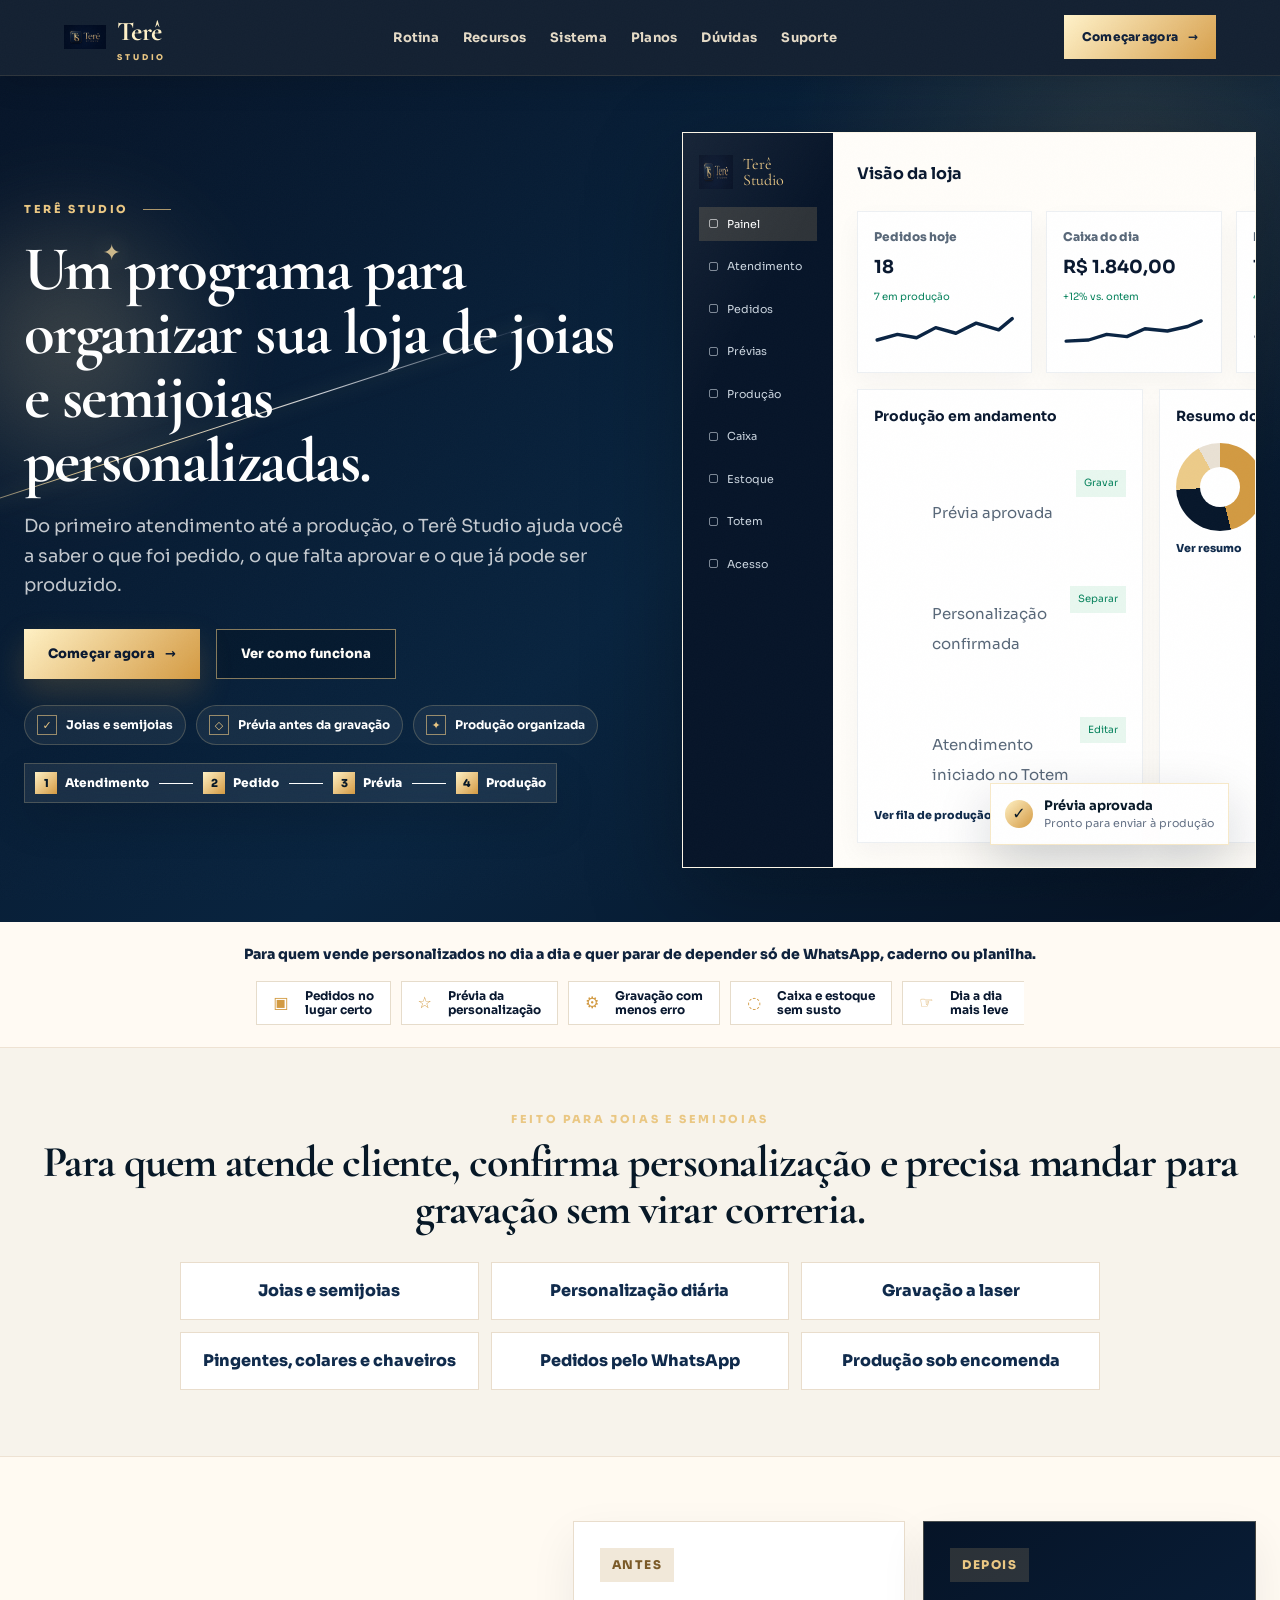
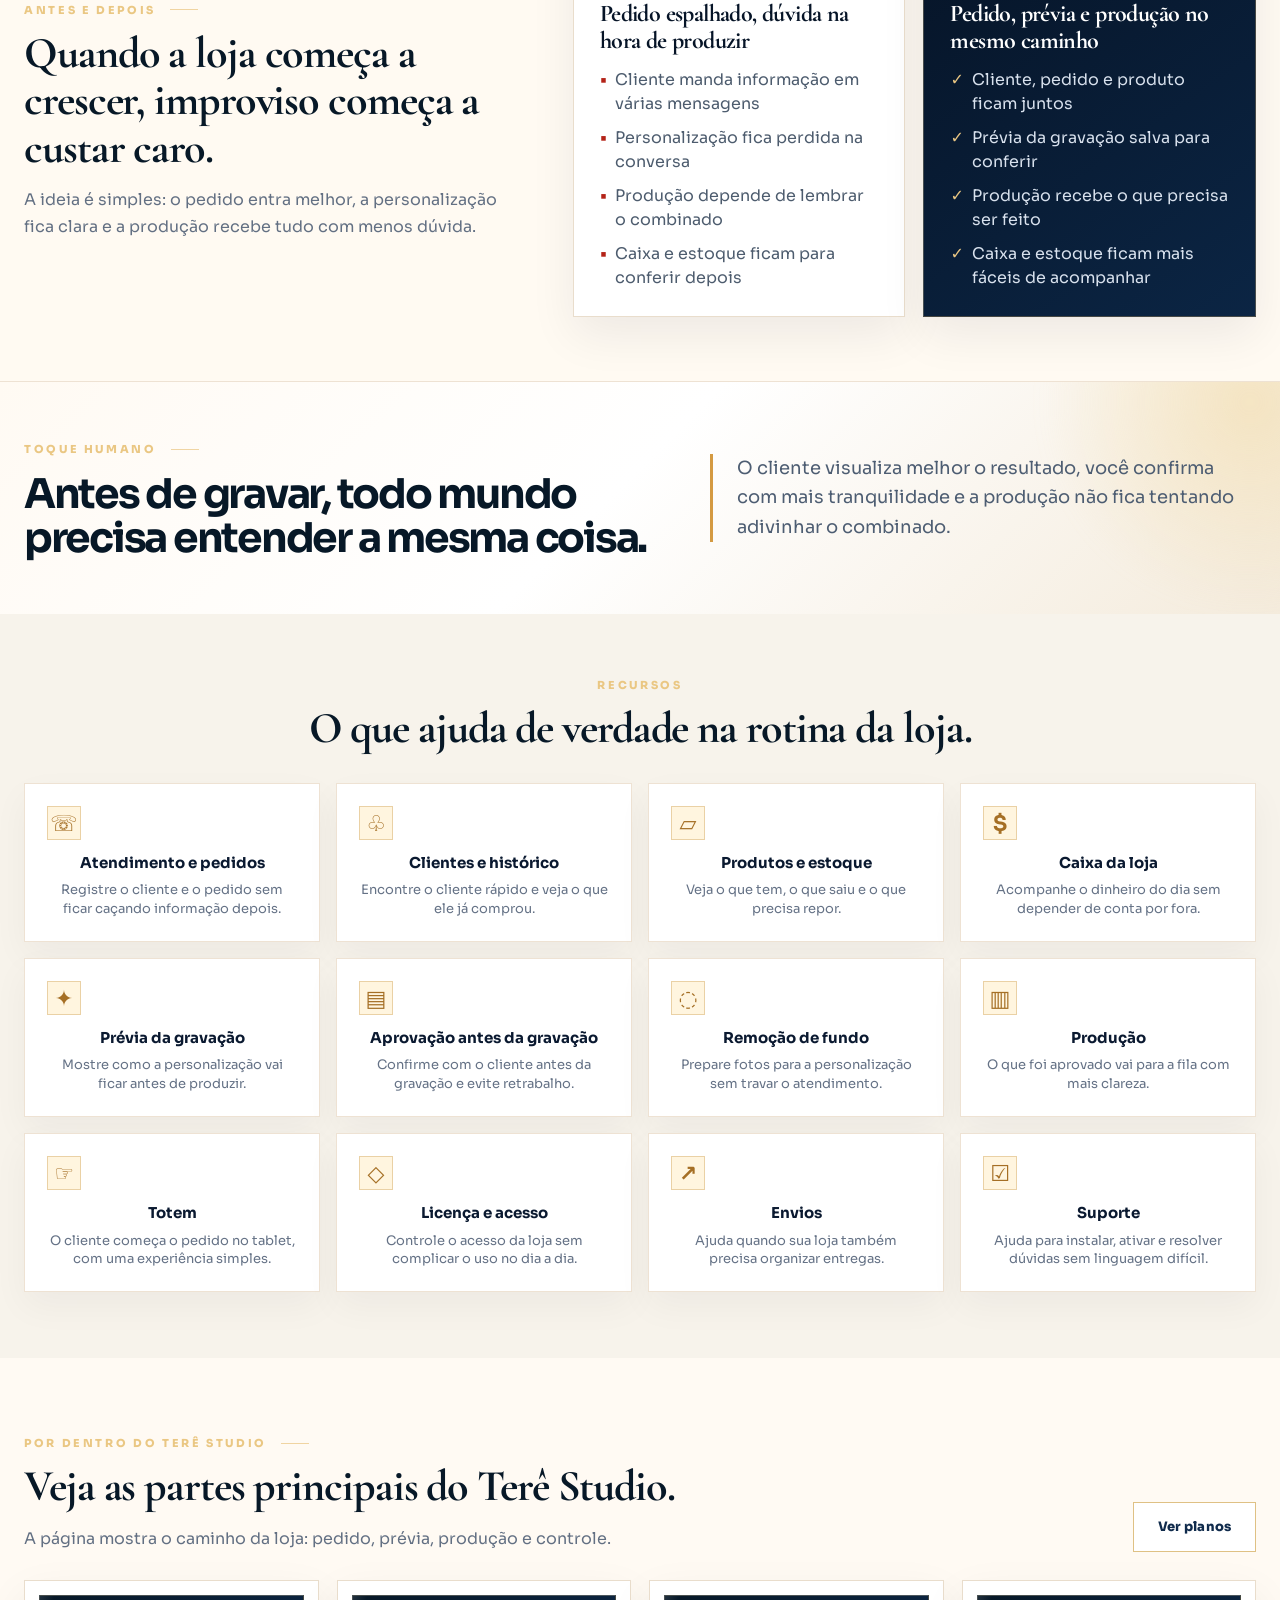
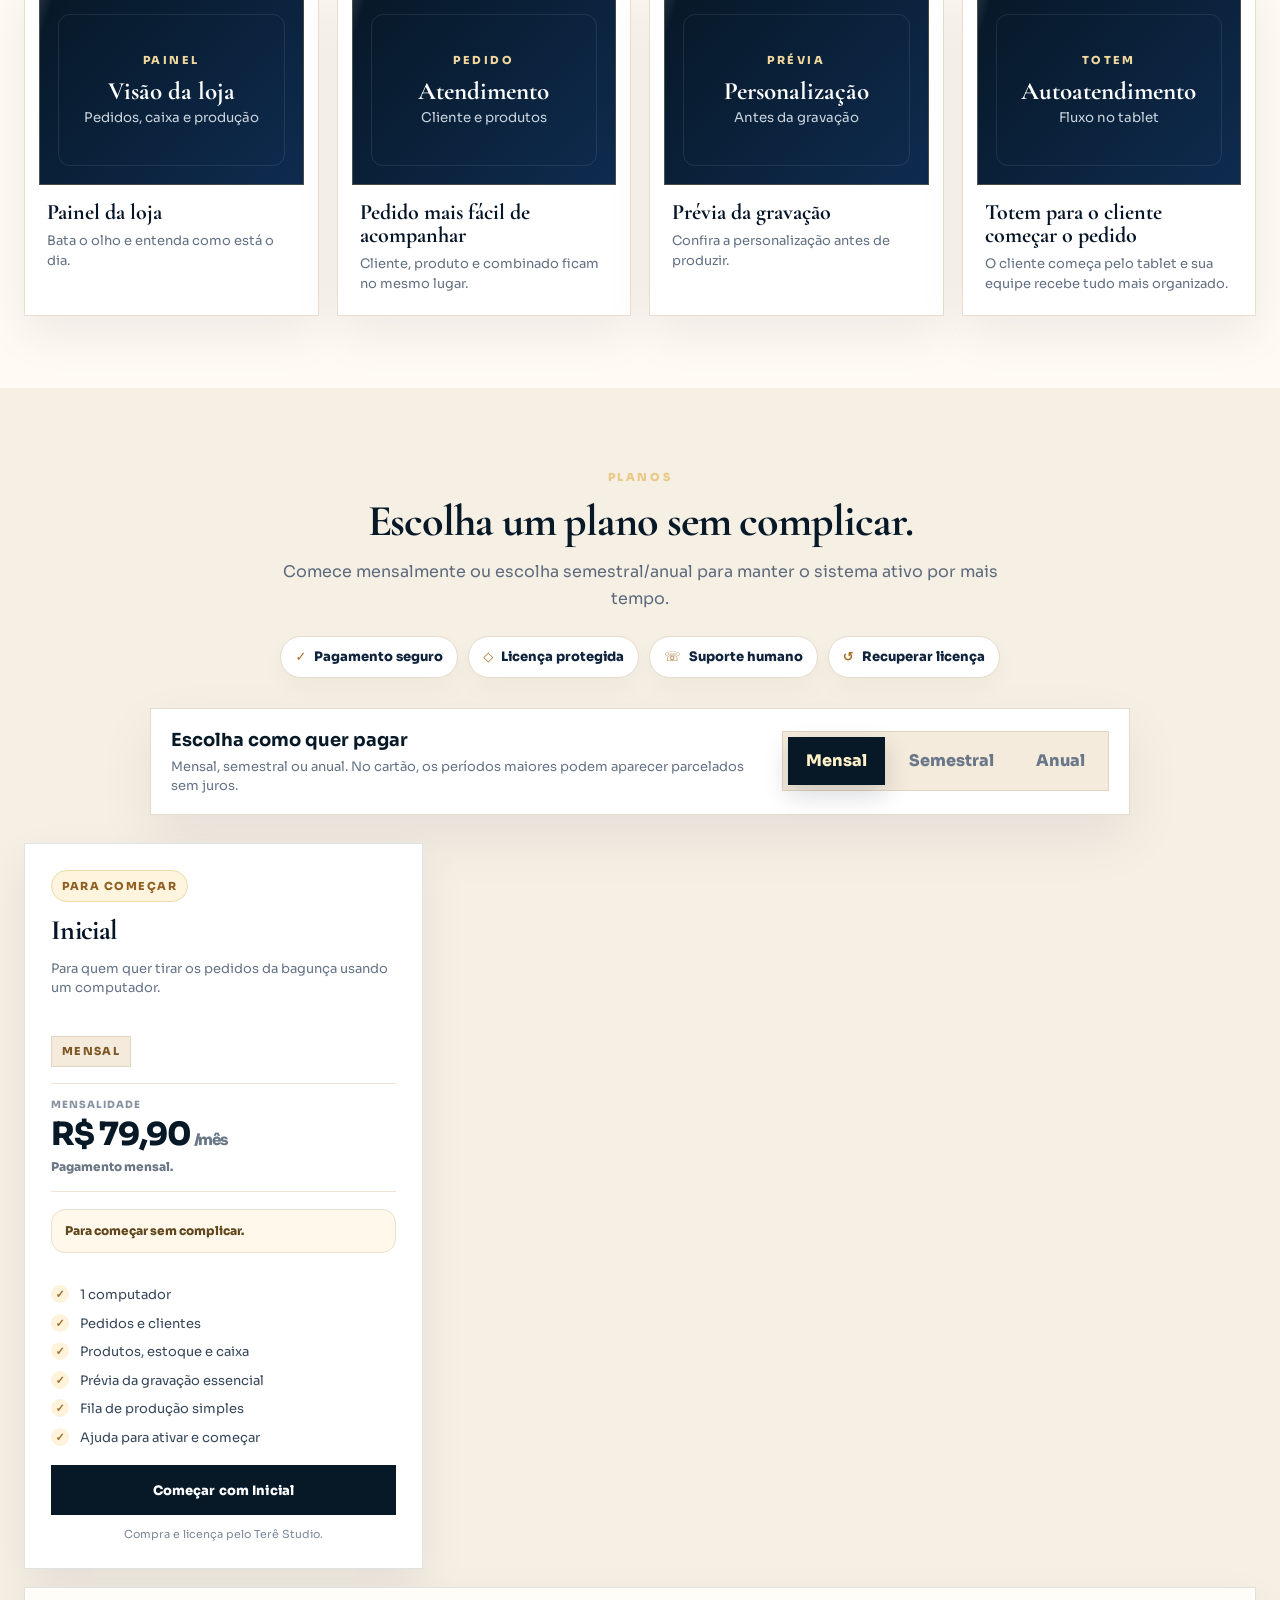
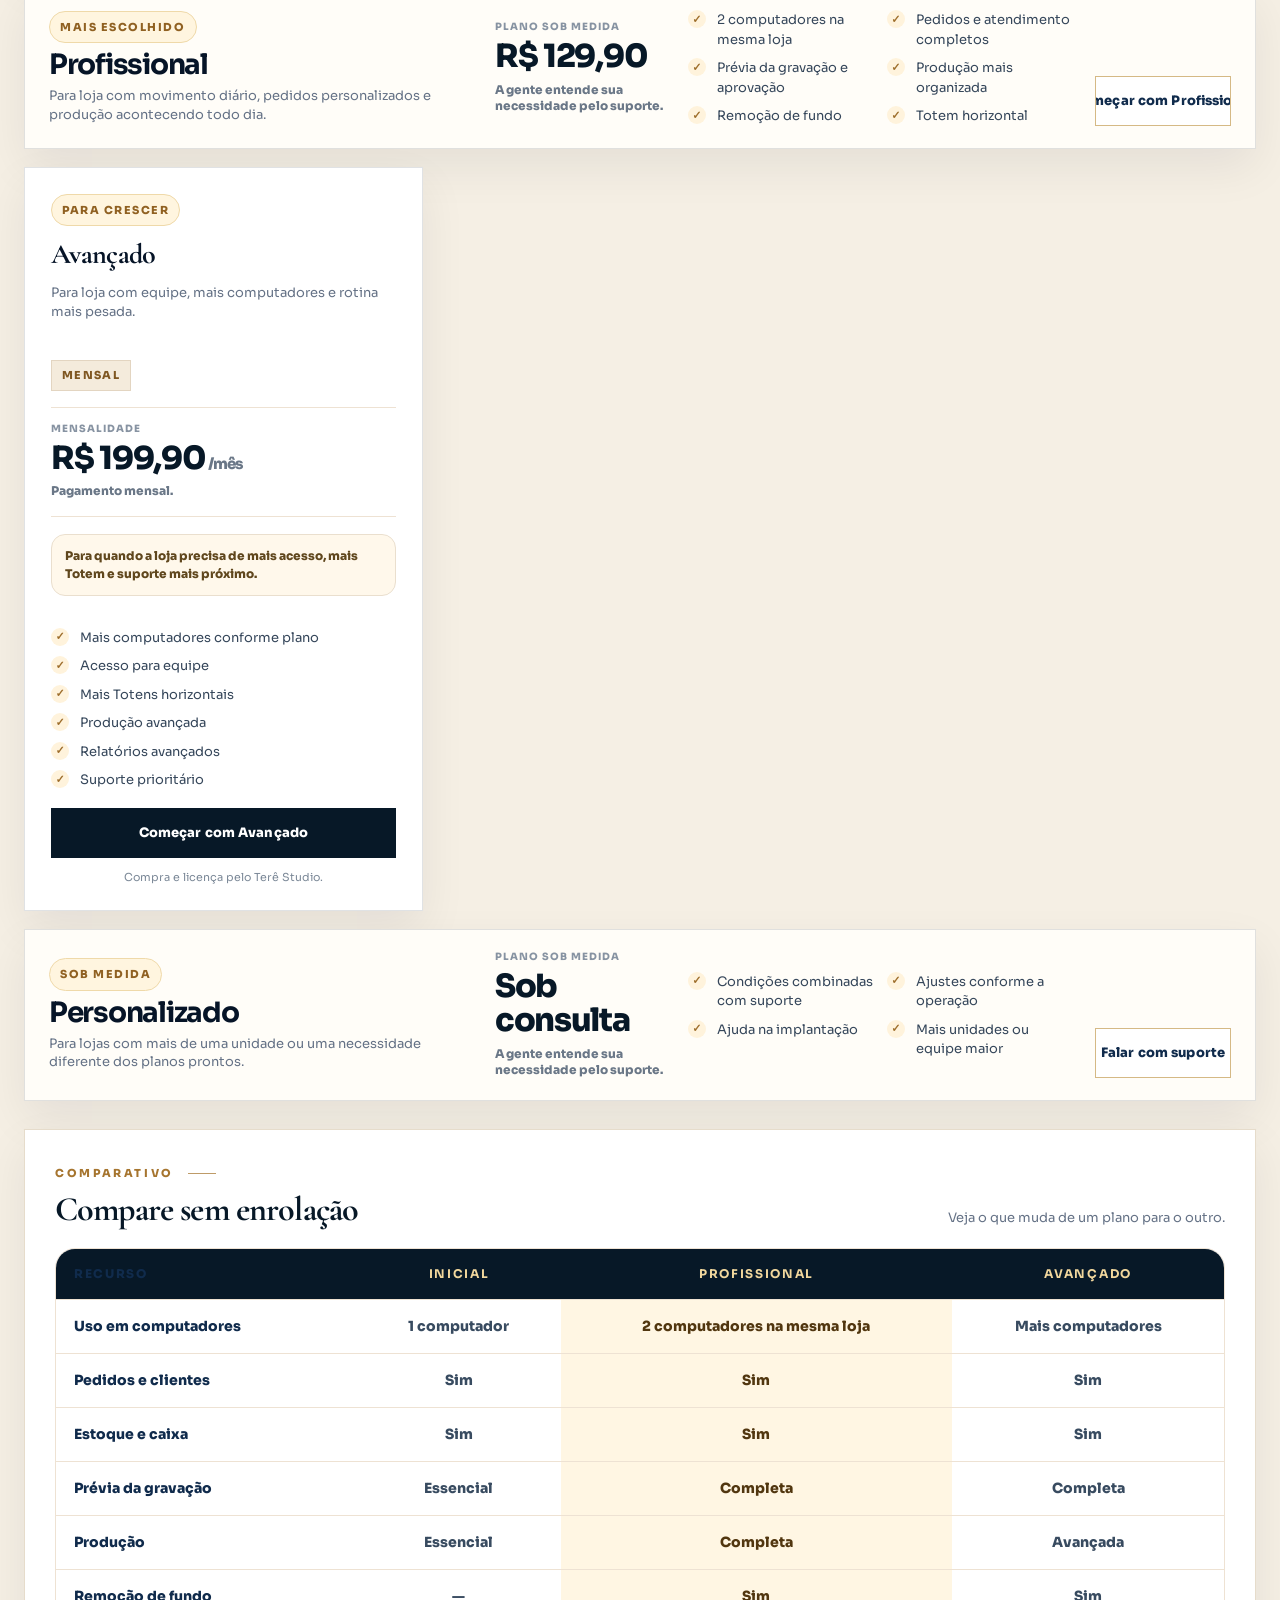
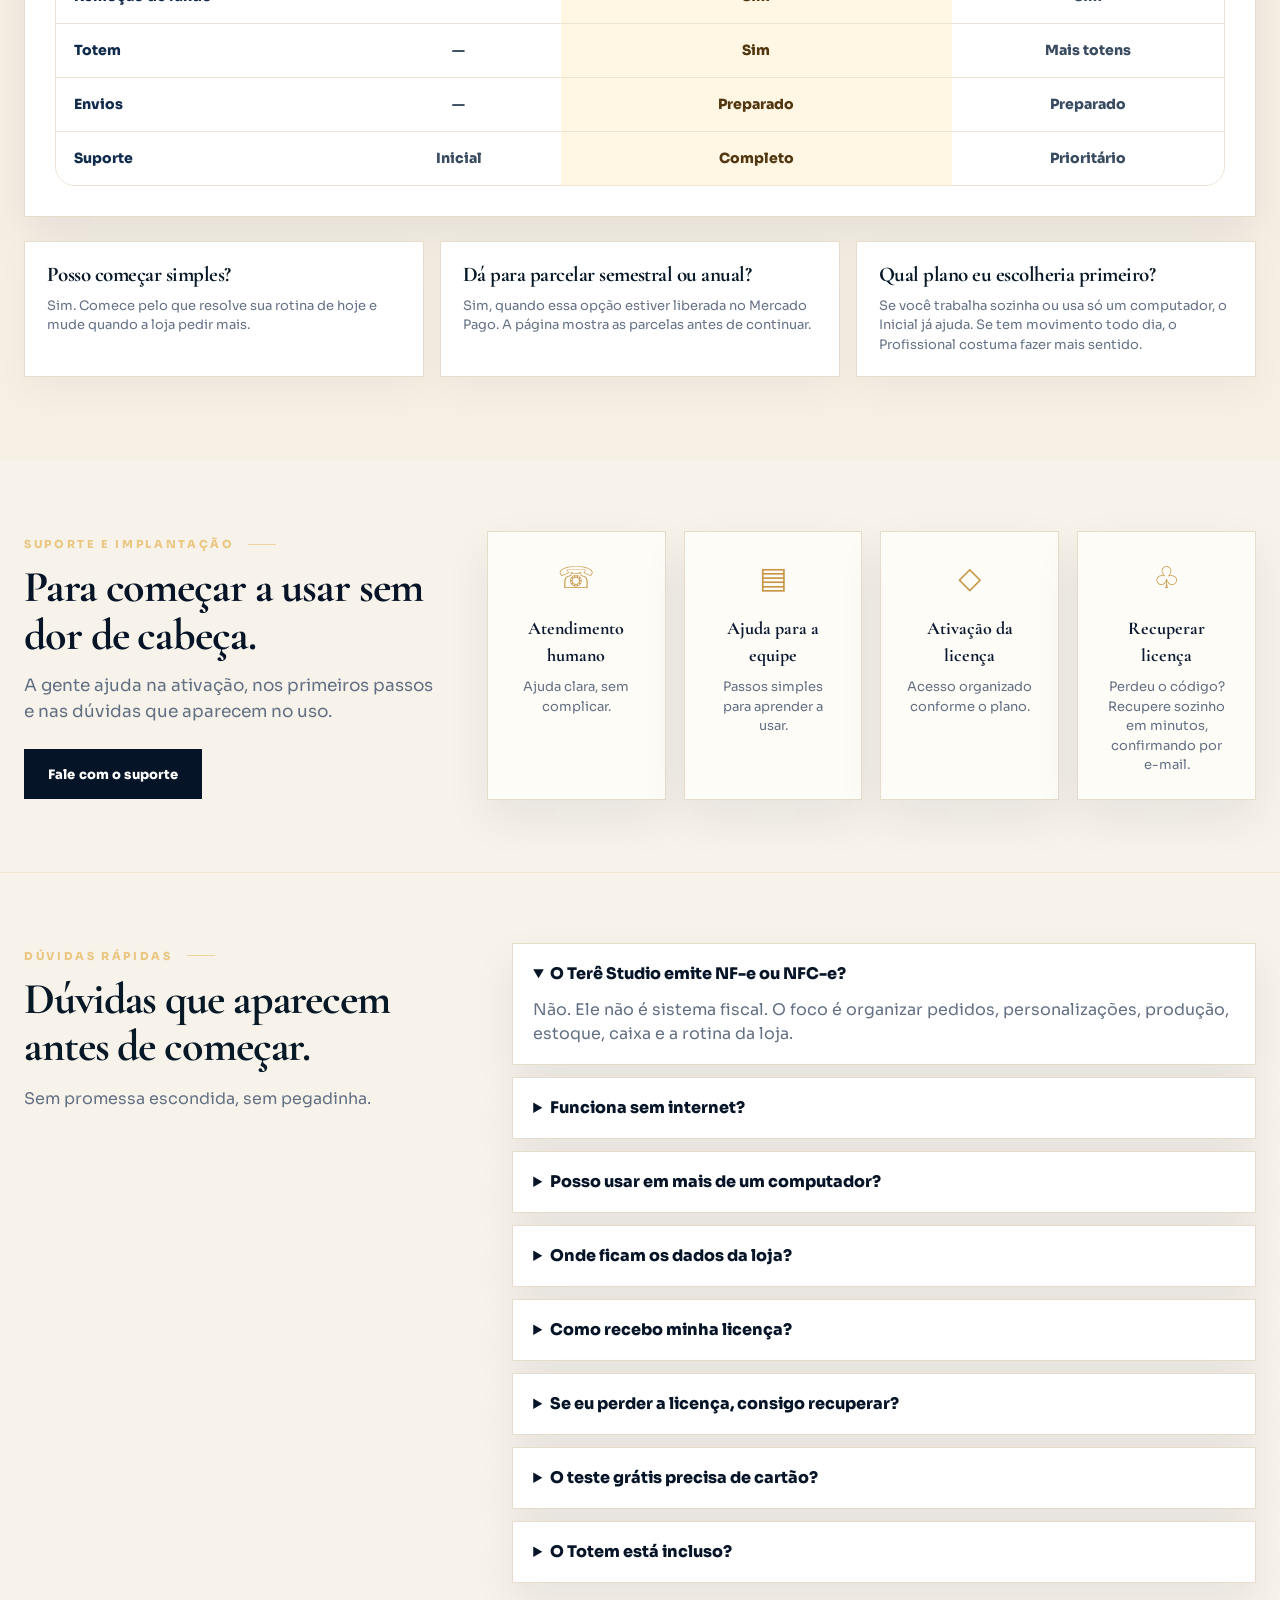
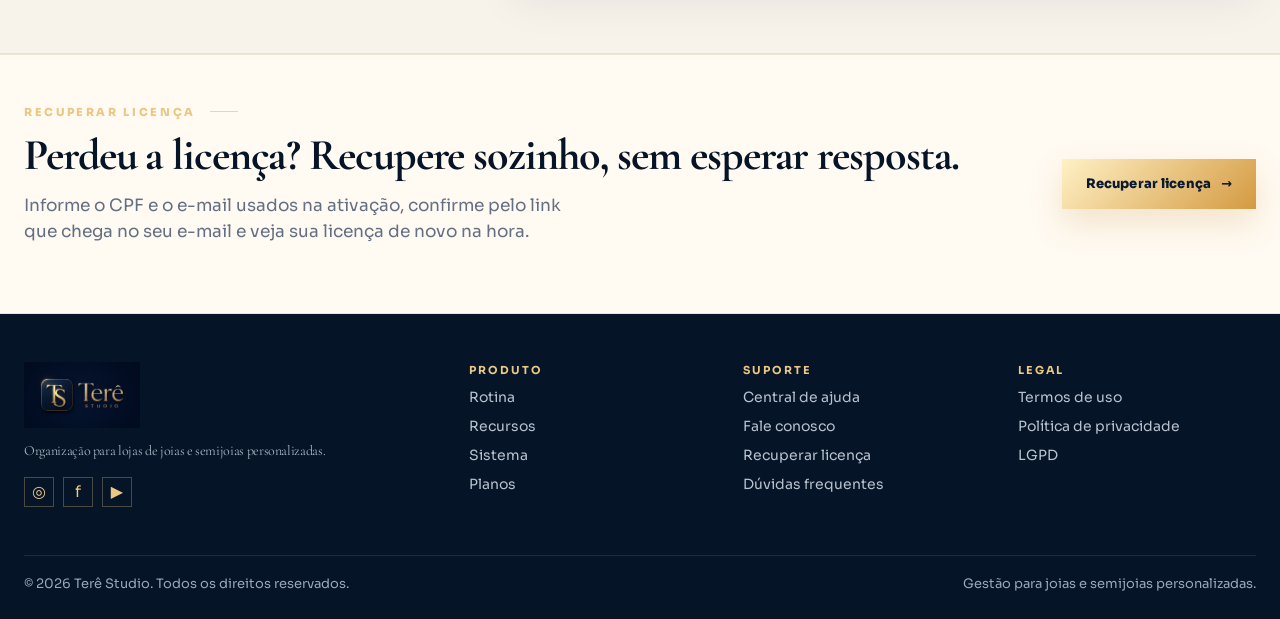
<file: index.html>
<!doctype html>
<html lang="pt-BR">
<head>
  <meta charset="utf-8" />
  <meta name="viewport" content="width=device-width, initial-scale=1" />
  <title>Terê Studio · Gestão para joias e semijoias personalizadas</title>
  <meta name="description" content="Organização para lojas de joias e semijoias personalizadas. Organize pedidos, prévia da gravação e produção sem depender de conversa perdida." />
  <meta property="og:title" content="Terê Studio · Gestão para joias e semijoias personalizadas" />
  <meta property="og:description" content="Organize pedidos, prévia da gravação e produção sem depender de conversa perdida." />
  <meta property="og:type" content="website" />
  <meta property="og:image" content="assets/img/tere-studio-logo.png" />
  <meta name="theme-color" content="#061427" />
  <link rel="preconnect" href="https://fonts.googleapis.com">
  <link rel="preconnect" href="https://fonts.gstatic.com" crossorigin>
  <link href="https://fonts.googleapis.com/css2?family=Cormorant+Garamond:wght@600;700;800&family=Sora:wght@400;500;600;700;800&display=swap" rel="stylesheet">
  <link rel="stylesheet" href="assets/css/styles.css" />
</head>
<body>
  <header class="site-header" id="topo">
    <a class="brand" href="#topo" aria-label="Terê Studio">
      <img src="assets/img/tere-studio-logo.png" alt="Terê Studio" />
      <span>Terê <small>Studio</small></span>
    </a>
    <button class="menu-toggle" type="button" aria-label="Abrir menu" aria-expanded="false">☰</button>
    <nav class="nav" aria-label="Navegação principal">
      <a href="#beneficios">Rotina</a>
      <a href="#modulos">Recursos</a>
      <a href="#por-dentro">Sistema</a>
      <a href="#planos">Planos</a>
      <a href="#faq">Dúvidas</a>
      <a href="#suporte">Suporte</a>
    </nav>
    <a class="header-cta" href="#planos"><span data-config="primaryCta">Começar teste grátis</span> <span>→</span></a>
  </header>

  <main>
    <section class="hero">
      <div class="hero-ambient" aria-hidden="true">
        <span class="glow-orb glow-orb-one"></span>
        <span class="glow-orb glow-orb-two"></span>
        <span class="laser-sweep"></span>
        <span class="spark spark-one">✦</span>
        <span class="spark spark-two">◇</span>
        <span class="spark spark-three">✧</span>
      </div>
      <div class="section-shell hero-grid">
        <div class="hero-copy">
          <span class="eyebrow">Terê Studio</span>
          <h1><span data-config="headline">Organização para lojas de joias e semijoias personalizadas.</span></h1>
          <p data-config="subheadline">Do primeiro atendimento até a produção, o Terê Studio ajuda você a saber o que foi pedido, o que falta aprovar e o que já pode ser produzido.</p>
          <div class="hero-actions">
            <a class="btn btn-gold" href="#planos"><span data-config="primaryCta">Começar teste grátis</span> <span>→</span></a>
            <a class="btn btn-outline" href="#por-dentro" data-config="secondaryCta">Conhecer o sistema</a>
          </div>
          <div class="hero-trust">
            <span><b>✓</b><strong>Joias e semijoias</strong><small>Para quem atende pedido personalizado todos os dias</small></span>
            <span><b>◇</b><strong>Prévia antes da gravação</strong><small>O cliente entende antes de você produzir</small></span>
            <span><b>✦</b><strong>Produção organizada</strong><small>Fica mais fácil saber o que fazer em seguida</small></span>
          </div>
          <div class="human-flow" aria-label="Fluxo da rotina no Terê Studio">
            <span><i>1</i>Atendimento</span>
            <b></b>
            <span><i>2</i>Pedido</span>
            <b></b>
            <span><i>3</i>Prévia</span>
            <b></b>
            <span><i>4</i>Produção</span>
          </div>
        </div>

        <div class="dashboard-card" aria-label="Prévia visual do Terê Studio">
          <aside class="dash-sidebar">
            <div class="dash-logo"><img src="assets/img/tere-studio-logo.png" alt="" /><span>Terê<br>Studio</span></div>
            <a class="active">Painel</a>
            <a>Atendimento</a>
            <a>Pedidos</a>
            <a>Prévias</a>
            <a>Produção</a>
            <a>Caixa</a>
            <a>Estoque</a>
            <a>Totem</a>
            <a>Acesso</a>
          </aside>
          <div class="dash-main">
            <div class="dash-top">
              <strong>Visão da loja</strong>
              <div><span>Hoje na loja</span><button>Ao vivo</button></div>
            </div>
            <div class="kpi-grid">
              <article><small>Pedidos hoje</small><b>18</b><span>7 em produção</span><svg viewBox="0 0 120 32"><polyline points="0,24 18,19 35,22 52,13 70,18 88,9 108,15 120,5"/></svg></article>
              <article><small>Caixa do dia</small><b>R$ 1.840,00</b><span>+12% vs. ontem</span><svg viewBox="0 0 120 32"><polyline points="0,25 20,24 36,19 54,21 70,14 90,16 108,12 120,7"/></svg></article>
              <article><small>Prévias feitas</small><b>12</b><span>4 para confirmar</span><svg viewBox="0 0 120 32"><polyline points="0,21 18,18 34,20 54,16 73,22 92,10 110,13 120,6"/></svg></article>
            </div>
            <div class="dash-bottom">
              <article class="agenda-card">
                <h3>Produção em andamento</h3>
                <p><strong>#284</strong><span>Pingente personalizado<br><small>Prévia aprovada</small></span><em>Gravar</em></p>
                <p><strong>#285</strong><span>Chaveiro personalizado<br><small>Personalização confirmada</small></span><em>Separar</em></p>
                <p><strong>#286</strong><span>Colar personalizado<br><small>Atendimento iniciado no Totem</small></span><em>Editar</em></p>
                <a>Ver fila de produção</a>
              </article>
              <article class="finance-card">
                <h3>Resumo do dia</h3>
                <div class="donut-wrap">
                  <div class="donut"></div>
                  <ul>
                    <li><i></i>Pedidos <b>46%</b></li>
                    <li><i></i>Produção <b>28%</b></li>
                    <li><i></i>Prévias <b>18%</b></li>
                    <li><i></i>Caixa <b>8%</b></li>
                  </ul>
                </div>
                <a>Ver resumo</a>
              </article>
            </div>
          </div>
          <div class="dashboard-live-note" aria-hidden="true">
            <span>✓</span>
            <div>
              <strong>Prévia aprovada</strong>
              <small>Pronto para enviar à produção</small>
            </div>
          </div>
        </div>
      </div>
    </section>

    <section id="beneficios" class="trust-strip">
      <div class="section-shell">
        <p>Para quem vende personalizados no dia a dia e quer parar de depender só de WhatsApp, caderno ou planilha.</p>
        <div class="trust-icons">
          <span>▣ <strong>Pedidos no<br>lugar certo</strong></span>
          <span>☆ <strong>Prévia da<br>personalização</strong></span>
          <span>⚙ <strong>Gravação com<br>menos erro</strong></span>
          <span>◌ <strong>Caixa e estoque<br>sem susto</strong></span>
          <span>☞ <strong>Dia a dia<br>mais leve</strong></span>
        </div>
      </div>
    </section>

    <section class="section-shell who-section">
      <div class="section-title center">
        <span class="eyebrow">Feito para joias e semijoias</span>
        <h2>Para quem atende cliente, confirma personalização e precisa mandar para gravação sem virar correria.</h2>
      </div>
      <div class="who-grid">
        <article>Joias e semijoias</article>
        <article>Personalização diária</article>
        <article>Gravação a laser</article>
        <article>Pingentes, colares e chaveiros</article>
        <article>Pedidos pelo WhatsApp</article>
        <article>Produção sob encomenda</article>
      </div>
    </section>

    <section class="before-after">
      <div class="section-shell before-after-grid">
        <div class="section-title">
          <span class="eyebrow">Antes e depois</span>
          <h2>Quando a loja começa a crescer, improviso começa a custar caro.</h2>
          <p>A ideia é simples: o pedido entra melhor, a personalização fica clara e a produção recebe tudo com menos dúvida.</p>
        </div>
        <div class="compare-cards">
          <article>
            <span>Antes</span>
            <h3>Pedido espalhado, dúvida na hora de produzir</h3>
            <ul>
              <li>Cliente manda informação em várias mensagens</li>
              <li>Personalização fica perdida na conversa</li>
              <li>Produção depende de lembrar o combinado</li>
              <li>Caixa e estoque ficam para conferir depois</li>
            </ul>
          </article>
          <article class="after-card">
            <span>Depois</span>
            <h3>Pedido, prévia e produção no mesmo caminho</h3>
            <ul>
              <li>Cliente, pedido e produto ficam juntos</li>
              <li>Prévia da gravação salva para conferir</li>
              <li>Produção recebe o que precisa ser feito</li>
              <li>Caixa e estoque ficam mais fáceis de acompanhar</li>
            </ul>
          </article>
        </div>
      </div>
    </section>

    <section class="emotion-strip">
      <div class="section-shell emotion-grid">
        <div>
          <span class="eyebrow">Toque humano</span>
          <h2>Antes de gravar, todo mundo precisa entender a mesma coisa.</h2>
        </div>
        <p>O cliente visualiza melhor o resultado, você confirma com mais tranquilidade e a produção não fica tentando adivinhar o combinado.</p>
      </div>
    </section>

    <section id="modulos" class="section-shell modules-section">
      <div class="section-title center">
        <span class="eyebrow">Recursos</span>
        <h2>O que ajuda de verdade na rotina da loja.</h2>
      </div>
      <div class="module-grid premium-grid">
        <article><b>☏</b><h3>Atendimento e pedidos</h3><p>Registre o cliente e o pedido sem ficar caçando informação depois.</p></article>
        <article><b>♧</b><h3>Clientes e histórico</h3><p>Encontre o cliente rápido e veja o que ele já comprou.</p></article>
        <article><b>▱</b><h3>Produtos e estoque</h3><p>Veja o que tem, o que saiu e o que precisa repor.</p></article>
        <article><b>$</b><h3>Caixa da loja</h3><p>Acompanhe o dinheiro do dia sem depender de conta por fora.</p></article>
        <article><b>✦</b><h3>Prévia da gravação</h3><p>Mostre como a personalização vai ficar antes de produzir.</p></article>
        <article><b>▤</b><h3>Aprovação antes da gravação</h3><p>Confirme com o cliente antes da gravação e evite retrabalho.</p></article>
        <article><b>◌</b><h3>Remoção de fundo</h3><p>Prepare fotos para a personalização sem travar o atendimento.</p></article>
        <article><b>▥</b><h3>Produção</h3><p>O que foi aprovado vai para a fila com mais clareza.</p></article>
        <article><b>☞</b><h3>Totem</h3><p>O cliente começa o pedido no tablet, com uma experiência simples.</p></article>
        <article><b>◇</b><h3>Licença e acesso</h3><p>Controle o acesso da loja sem complicar o uso no dia a dia.</p></article>
        <article><b>↗</b><h3>Envios</h3><p>Ajuda quando sua loja também precisa organizar entregas.</p></article>
        <article><b>☑</b><h3>Suporte</h3><p>Ajuda para instalar, ativar e resolver dúvidas sem linguagem difícil.</p></article>
      </div>
    </section>

    <section id="por-dentro" class="inside-section">
      <div class="section-shell">
        <div class="inside-head">
          <div class="section-title">
            <span class="eyebrow">Por dentro do Terê Studio</span>
            <h2>Veja as partes principais do Terê Studio.</h2>
            <p>A página mostra o caminho da loja: pedido, prévia, produção e controle.</p>
          </div>
          <a class="btn btn-outline dark" href="#planos">Ver planos</a>
        </div>
        <div class="screen-grid">
          <article class="screen-card" data-screen-slot="painel">
            <div class="screen-placeholder"><span>Painel</span><strong>Visão da loja</strong><small>Pedidos, caixa e produção</small></div>
            <h3>Painel da loja</h3>
            <p>Bata o olho e entenda como está o dia.</p>
          </article>
          <article class="screen-card" data-screen-slot="pedidos">
            <div class="screen-placeholder"><span>Pedido</span><strong>Atendimento</strong><small>Cliente e produtos</small></div>
            <h3>Pedido mais fácil de acompanhar</h3>
            <p>Cliente, produto e combinado ficam no mesmo lugar.</p>
          </article>
          <article class="screen-card" data-screen-slot="personalizacao">
            <div class="screen-placeholder"><span>Prévia</span><strong>Personalização</strong><small>Antes da gravação</small></div>
            <h3>Prévia da gravação</h3>
            <p>Confira a personalização antes de produzir.</p>
          </article>
          <article class="screen-card" data-screen-slot="totem">
            <div class="screen-placeholder"><span>Totem</span><strong>Autoatendimento</strong><small>Fluxo no tablet</small></div>
            <h3>Totem para o cliente começar o pedido</h3>
            <p>O cliente começa pelo tablet e sua equipe recebe tudo mais organizado.</p>
          </article>
        </div>
      </div>
    </section>

    <section id="planos" class="pricing-section">
      <div class="section-shell">
        <div class="pricing-hero">
          <span class="eyebrow">Planos</span>
          <h2>Escolha um plano sem complicar.</h2>
          <p>Comece mensalmente ou escolha semestral/anual para manter o sistema ativo por mais tempo.</p>
          <div class="pricing-trust-row" aria-label="Benefícios do plano">
            <span><b>✓</b> Pagamento seguro</span>
            <span><b>◇</b> Licença protegida</span>
            <span><b>☏</b> Suporte humano</span>
            <span><b>↺</b> Recuperar licença</span>
          </div>
        </div>

        <div class="billing-panel">
          <div>
            <strong>Escolha como quer pagar</strong>
            <p id="billingHelpText">Mensal, semestral ou anual. No cartão, os períodos maiores podem aparecer parcelados sem juros.</p>
          </div>
          <div class="billing-toggle-wrap">
            <div class="billing-toggle" role="tablist" aria-label="Escolha como quer pagar">
              <button class="is-active" type="button" data-cycle-toggle="mensal" aria-selected="true">Mensal</button>
              <button type="button" data-cycle-toggle="semestral" aria-selected="false">Semestral</button>
              <button type="button" data-cycle-toggle="anual" aria-selected="false">Anual</button>
            </div>
          </div>
        </div>

        <div id="plansGrid" class="plans-grid premium-pricing-grid" aria-live="polite"></div>

        <div class="pricing-note-card">
          <div>
            <span class="eyebrow">Qual plano faz mais sentido?</span>
            <h3>Não precisa começar grande se sua loja ainda não precisa disso.</h3>
          </div>
          <p>Comece pelo que resolve hoje e aumente quando precisar de mais computadores, Totem ou suporte mais próximo.</p>
        </div>

        <div class="comparison-card" aria-label="Comparativo de planos">
          <div class="comparison-head">
            <div>
              <span class="eyebrow">Comparativo</span>
              <h3>Compare sem enrolação</h3>
            </div>
            <p>Veja o que muda de um plano para o outro.</p>
          </div>
          <div class="comparison-scroll">
            <table class="comparison-table">
              <thead>
                <tr>
                  <th>Recurso</th>
                  <th>Inicial</th>
                  <th>Profissional</th>
                  <th>Avançado</th>
                </tr>
              </thead>
              <tbody>
                <tr><td>Uso em computadores</td><td>1 computador</td><td>2 computadores na mesma loja</td><td>Mais computadores</td></tr>
                <tr><td>Pedidos e clientes</td><td>Sim</td><td>Sim</td><td>Sim</td></tr>
                <tr><td>Estoque e caixa</td><td>Sim</td><td>Sim</td><td>Sim</td></tr>
                <tr><td>Prévia da gravação</td><td>Essencial</td><td>Completa</td><td>Completa</td></tr>
                <tr><td>Produção</td><td>Essencial</td><td>Completa</td><td>Avançada</td></tr>
                <tr><td>Remoção de fundo</td><td>—</td><td>Sim</td><td>Sim</td></tr>
                <tr><td>Totem</td><td>—</td><td>Sim</td><td>Mais totens</td></tr>
                <tr><td>Envios</td><td>—</td><td>Preparado</td><td>Preparado</td></tr>
                <tr><td>Suporte</td><td>Inicial</td><td>Completo</td><td>Prioritário</td></tr>
              </tbody>
            </table>
          </div>
        </div>

        <div class="plan-faq-grid">
          <article>
            <h3>Posso começar simples?</h3>
            <p>Sim. Comece pelo que resolve sua rotina de hoje e mude quando a loja pedir mais.</p>
          </article>
          <article>
            <h3>Dá para parcelar semestral ou anual?</h3>
            <p>Sim, quando essa opção estiver liberada no Mercado Pago. A página mostra as parcelas antes de continuar.</p>
          </article>
          <article>
            <h3>Qual plano eu escolheria primeiro?</h3>
            <p>Se você trabalha sozinha ou usa só um computador, o Inicial já ajuda. Se tem movimento todo dia, o Profissional costuma fazer mais sentido.</p>
          </article>
        </div>
      </div>
    </section>

    <section id="checkout" class="section-shell checkout-section" hidden>
      <div class="checkout-premium">
        <aside class="checkout-summary-card">
          <span class="eyebrow">Seu plano</span>
          <h2 id="checkoutSummaryTitle">Plano escolhido</h2>
          <p id="checkoutSummaryText">Confira antes de continuar.</p>
          <div class="checkout-total-box">
            <small>Plano escolhido</small>
            <strong id="checkoutSummaryPrice">—</strong>
            <span id="checkoutSummaryCycle">—</span>
          </div>
          <div id="checkoutSummaryFeatures" class="checkout-feature-list"></div>
          <div class="checkout-seal-row">
            <span>Pagamento seguro</span>
            <strong>Mercado Pago</strong>
          </div>
          <p class="checkout-note">Depois da confirmação, a licença aparece uma vez. Guarde o código com cuidado.</p>
        </aside>

        <form id="checkoutForm" class="checkout-form checkout-inline-form">
          <input type="hidden" name="planId" />
          <input type="hidden" name="cycleId" />
          <div class="checkout-form-head">
            <span class="eyebrow">Seus dados</span>
            <h2>Começar com este plano</h2>
            <p id="checkoutPlanInfo">Preencha para continuar.</p>
          </div>
          <div class="form-grid two">
            <label>Nome do responsável<input name="nome" required minlength="3" autocomplete="name" placeholder="Ex.: Denis Araújo" /></label>
            <label>Nome da loja<input name="loja" required minlength="2" autocomplete="organization" placeholder="Ex.: Terê Personalizados" /></label>
          </div>
          <div class="form-grid two">
            <label>WhatsApp com DDD<input name="whatsapp" required inputmode="tel" autocomplete="tel" placeholder="Ex.: 35 99999-9999" /></label>
            <label>E-mail<input name="email" required type="email" autocomplete="email" placeholder="Ex.: contato@sualoja.com" /></label>
          </div>
          <label>CPF opcional<input name="cpf" inputmode="numeric" autocomplete="off" placeholder="Opcional" /></label>
          <button class="btn btn-gold full" type="submit">Continuar</button>
          <p class="form-message" id="checkoutMessage"></p>
        </form>
      </div>
    </section>

    <section id="suporte" class="section-shell testimonial-band">
      <div class="testimonial-copy">
        <span class="eyebrow">Suporte e implantação</span>
        <h2>Para começar a usar sem dor de cabeça.</h2>
        <p>A gente ajuda na ativação, nos primeiros passos e nas dúvidas que aparecem no uso.</p>
        <a class="btn btn-navy" data-support-link href="#">Fale com o suporte</a>
      </div>
      <div class="support-cards">
        <article><b>☏</b><h3>Atendimento humano</h3><p>Ajuda clara, sem complicar.</p></article>
        <article><b>▤</b><h3>Ajuda para a equipe</h3><p>Passos simples para aprender a usar.</p></article>
        <article><b>◇</b><h3>Ativação da licença</h3><p>Acesso organizado conforme o plano.</p></article>
        <article><b>♧</b><h3>Recuperar licença</h3><p>Perdeu o código? Recupere sozinho em minutos, confirmando por e-mail.</p></article>
      </div>
    </section>

    <section id="faq" class="faq-section">
      <div class="section-shell faq-grid">
        <div class="section-title">
          <span class="eyebrow">Dúvidas rápidas</span>
          <h2>Dúvidas que aparecem antes de começar.</h2>
          <p>Sem promessa escondida, sem pegadinha.</p>
        </div>
        <div class="faq-list">
          <details open><summary>O Terê Studio emite NF-e ou NFC-e?</summary><p>Não. Ele não é sistema fiscal. O foco é organizar pedidos, personalizações, produção, estoque, caixa e a rotina da loja.</p></details>
          <details><summary>Funciona sem internet?</summary><p>A internet é importante para ativar, validar licença e usar serviços online. A rotina local foi pensada para continuar funcionando quando possível.</p></details>
          <details><summary>Posso usar em mais de um computador?</summary><p>Sim, conforme o plano. Alguns planos permitem usar mais de um computador na mesma loja.</p></details>
          <details><summary>Onde ficam os dados da loja?</summary><p>A rotina da loja fica no sistema instalado. Plano e licença são tratados pelos canais oficiais.</p></details>
          <details><summary>Como recebo minha licença?</summary><p>Depois da confirmação, a licença aparece uma vez. Guarde o código com cuidado.</p></details>
          <details><summary>Se eu perder a licença, consigo recuperar?</summary><p>Sim, sozinho e na hora: informe o CPF e o e-mail usados na ativação, confirme pelo link que chega no seu e-mail e sua licença aparece de novo na tela.</p></details>
          <details><summary>O teste grátis precisa de cartão?</summary><p>Quando estiver disponível, as condições aparecem no plano ou são confirmadas pelo suporte.</p></details>
          <details><summary>O Totem está incluso?</summary><p>O Totem entra conforme o plano. Ele foi pensado para o cliente começar o pedido no tablet.</p></details>
        </div>
      </div>
    </section>

    <section class="license-recovery">
      <div class="section-shell recovery-grid">
        <div>
          <span class="eyebrow">Recuperar licença</span>
          <h2>Perdeu a licença? Recupere sozinho, sem esperar resposta.</h2>
          <p>Informe o CPF e o e-mail usados na ativação, confirme pelo link que chega no seu e-mail e veja sua licença de novo na hora.</p>
        </div>
        <a class="btn btn-gold" href="recuperar-licenca.html">Recuperar licença <span>→</span></a>
      </div>
    </section>

  </main>

  <footer class="site-footer">
    <div class="section-shell footer-grid clean-footer">
      <div class="footer-brand">
        <img src="assets/img/tere-studio-logo.png" alt="Terê Studio" />
        <p>Organização para lojas de joias e semijoias personalizadas.</p>
        <div class="social-row"><span>◎</span><span>f</span><span>▶</span></div>
      </div>
      <nav>
        <strong>Produto</strong>
        <a href="#beneficios">Rotina</a>
        <a href="#modulos">Recursos</a>
        <a href="#por-dentro">Sistema</a>
        <a href="#planos">Planos</a>
      </nav>
      <nav>
        <strong>Suporte</strong>
        <a href="ajuda.html">Central de ajuda</a>
        <a data-support-link href="#">Fale conosco</a>
        <a href="recuperar-licenca.html">Recuperar licença</a>
        <a href="#faq">Dúvidas frequentes</a>
      </nav>
      <nav>
        <strong>Legal</strong>
        <a href="termos.html">Termos de uso</a>
        <a href="privacidade.html">Política de privacidade</a>
        <a href="privacidade.html#lgpd">LGPD</a>
      </nav>
    </div>
    <div class="footer-bottom section-shell">
      <span>© 2026 Terê Studio. Todos os direitos reservados.</span>
      <span>Gestão para joias e semijoias personalizadas.</span>
    </div>
  </footer>

  <script src="assets/js/main.js" type="module"></script>
</body>
</html>
</file>
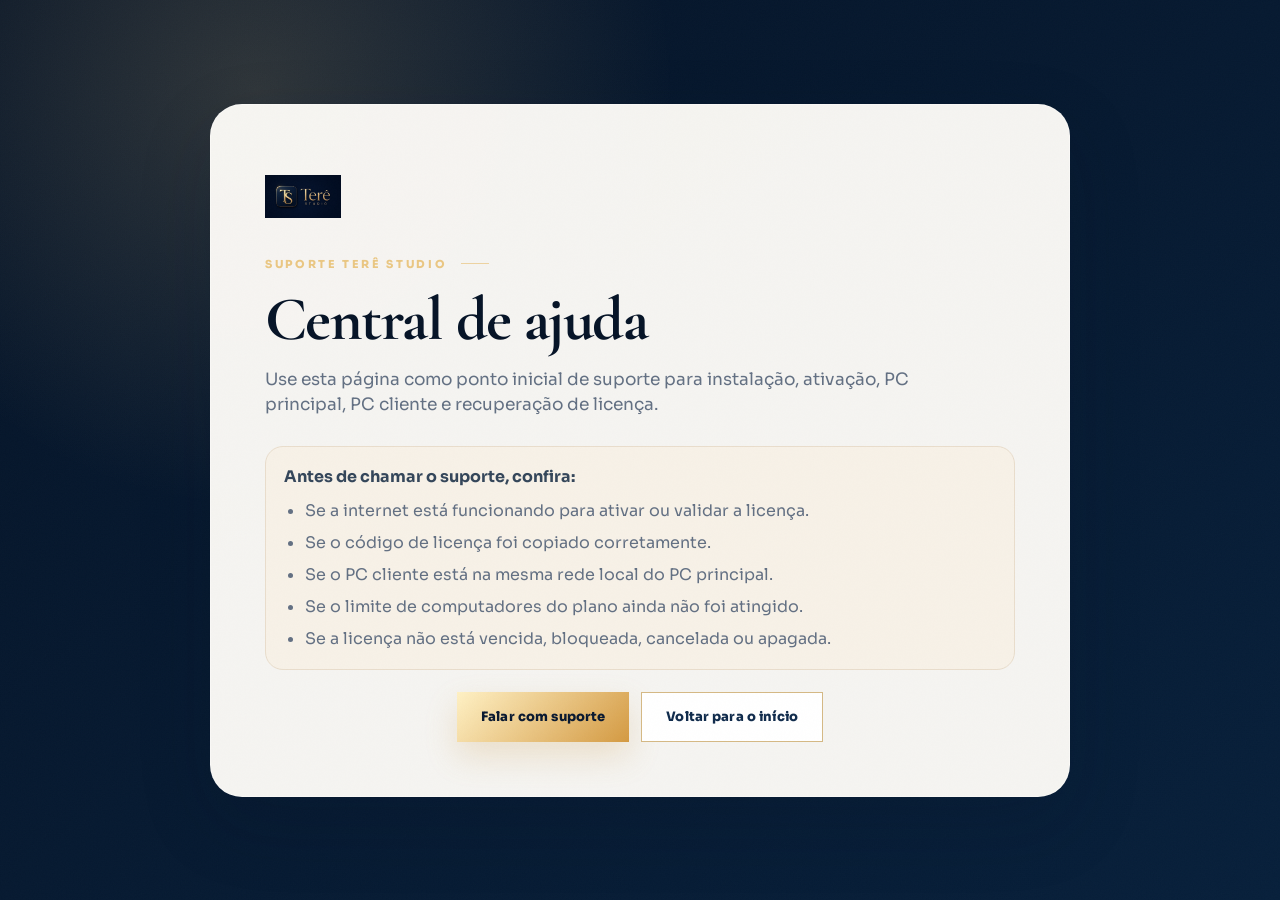
<file: ajuda.html>
<!doctype html>
<html lang="pt-BR">
<head>
  <meta charset="utf-8" />
  <meta name="viewport" content="width=device-width, initial-scale=1" />
  <title>Central de ajuda · Terê Studio</title>
  <link rel="preconnect" href="https://fonts.googleapis.com">
  <link rel="preconnect" href="https://fonts.gstatic.com" crossorigin>
  <link href="https://fonts.googleapis.com/css2?family=Cormorant+Garamond:wght@600;700;800&family=Sora:wght@400;500;600;700;800&display=swap" rel="stylesheet">
  <link rel="stylesheet" href="assets/css/styles.css" />
</head>
<body class="success-body">
  <main class="success-wrap">
    <section class="success-card simple-page-card">
      <img src="assets/img/tere-studio-logo.png" alt="Terê Studio" class="success-logo" />
      <span class="eyebrow">Suporte Terê Studio</span>
      <h1>Central de ajuda</h1>
      
      <p>Use esta página como ponto inicial de suporte para instalação, ativação, PC principal, PC cliente e recuperação de licença.</p>
      <div class="status-box">
        <strong>Antes de chamar o suporte, confira:</strong>
        <ul>
          <li>Se a internet está funcionando para ativar ou validar a licença.</li>
          <li>Se o código de licença foi copiado corretamente.</li>
          <li>Se o PC cliente está na mesma rede local do PC principal.</li>
          <li>Se o limite de computadores do plano ainda não foi atingido.</li>
          <li>Se a licença não está vencida, bloqueada, cancelada ou apagada.</li>
        </ul>
      </div>

      <div class="success-actions">
        <a class="btn btn-primary" data-support-link href="#">Falar com suporte</a>
        <a class="btn btn-secondary" href="index.html">Voltar para o início</a>
      </div>
    </section>
  </main>
  <script src="assets/js/support.js" type="module"></script>
</body>
</html>
</file>
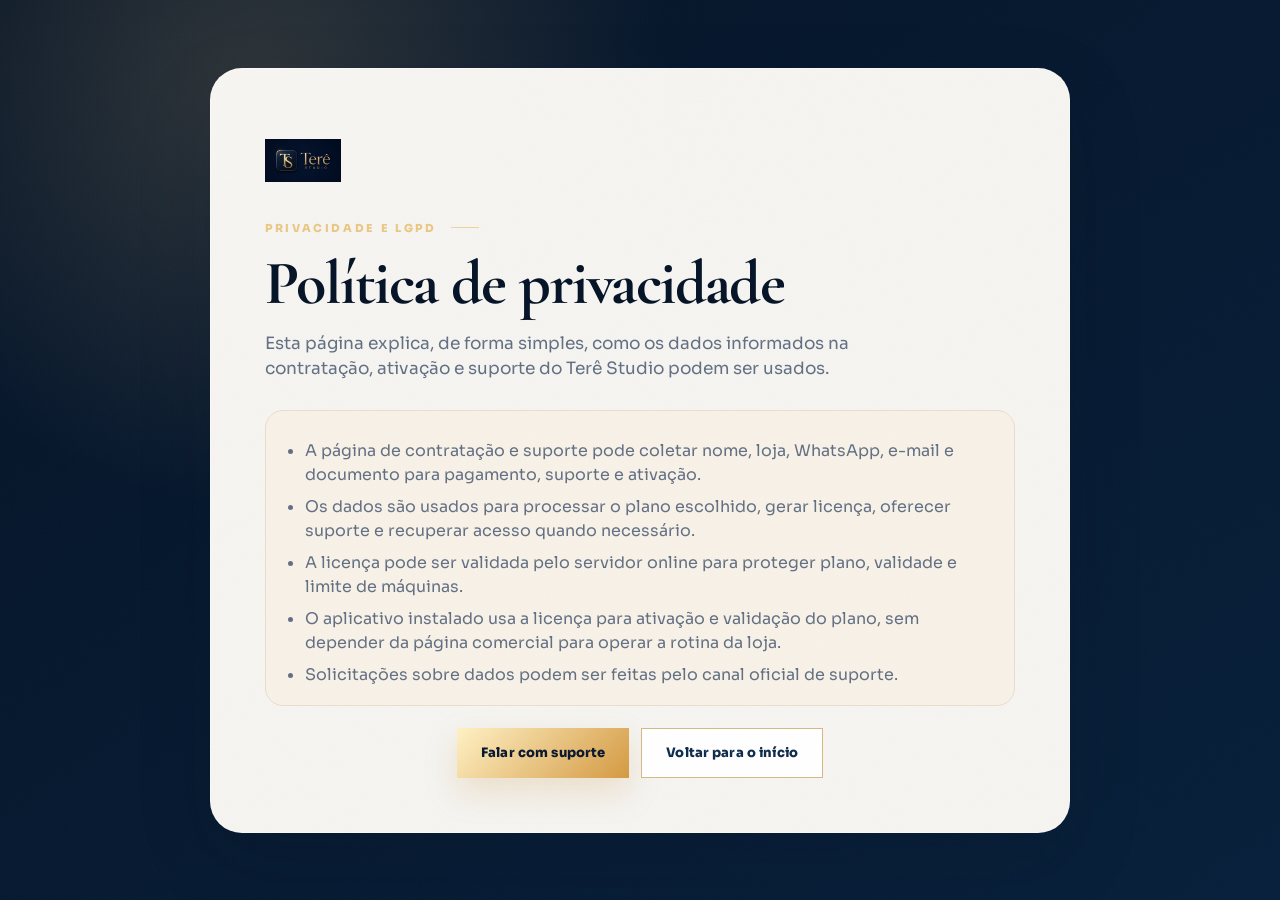
<file: privacidade.html>
<!doctype html>
<html lang="pt-BR">
<head>
  <meta charset="utf-8" />
  <meta name="viewport" content="width=device-width, initial-scale=1" />
  <title>Política de privacidade · Terê Studio</title>
  <link rel="preconnect" href="https://fonts.googleapis.com">
  <link rel="preconnect" href="https://fonts.gstatic.com" crossorigin>
  <link href="https://fonts.googleapis.com/css2?family=Cormorant+Garamond:wght@600;700;800&family=Sora:wght@400;500;600;700;800&display=swap" rel="stylesheet">
  <link rel="stylesheet" href="assets/css/styles.css" />
</head>
<body class="success-body">
  <main class="success-wrap">
    <section class="success-card simple-page-card">
      <img src="assets/img/tere-studio-logo.png" alt="Terê Studio" class="success-logo" />
      <span class="eyebrow">Privacidade e LGPD</span>
      <h1>Política de privacidade</h1>
      
      <p>Esta página explica, de forma simples, como os dados informados na contratação, ativação e suporte do Terê Studio podem ser usados.</p>
      <div class="status-box" id="lgpd">
        <ul>
          <li>A página de contratação e suporte pode coletar nome, loja, WhatsApp, e-mail e documento para pagamento, suporte e ativação.</li>
          <li>Os dados são usados para processar o plano escolhido, gerar licença, oferecer suporte e recuperar acesso quando necessário.</li>
          <li>A licença pode ser validada pelo servidor online para proteger plano, validade e limite de máquinas.</li>
          <li>O aplicativo instalado usa a licença para ativação e validação do plano, sem depender da página comercial para operar a rotina da loja.</li>
          <li>Solicitações sobre dados podem ser feitas pelo canal oficial de suporte.</li>
        </ul>
      </div>

      <div class="success-actions">
        <a class="btn btn-primary" data-support-link href="#">Falar com suporte</a>
        <a class="btn btn-secondary" href="index.html">Voltar para o início</a>
      </div>
    </section>
  </main>
  <script src="assets/js/support.js" type="module"></script>
</body>
</html>
</file>
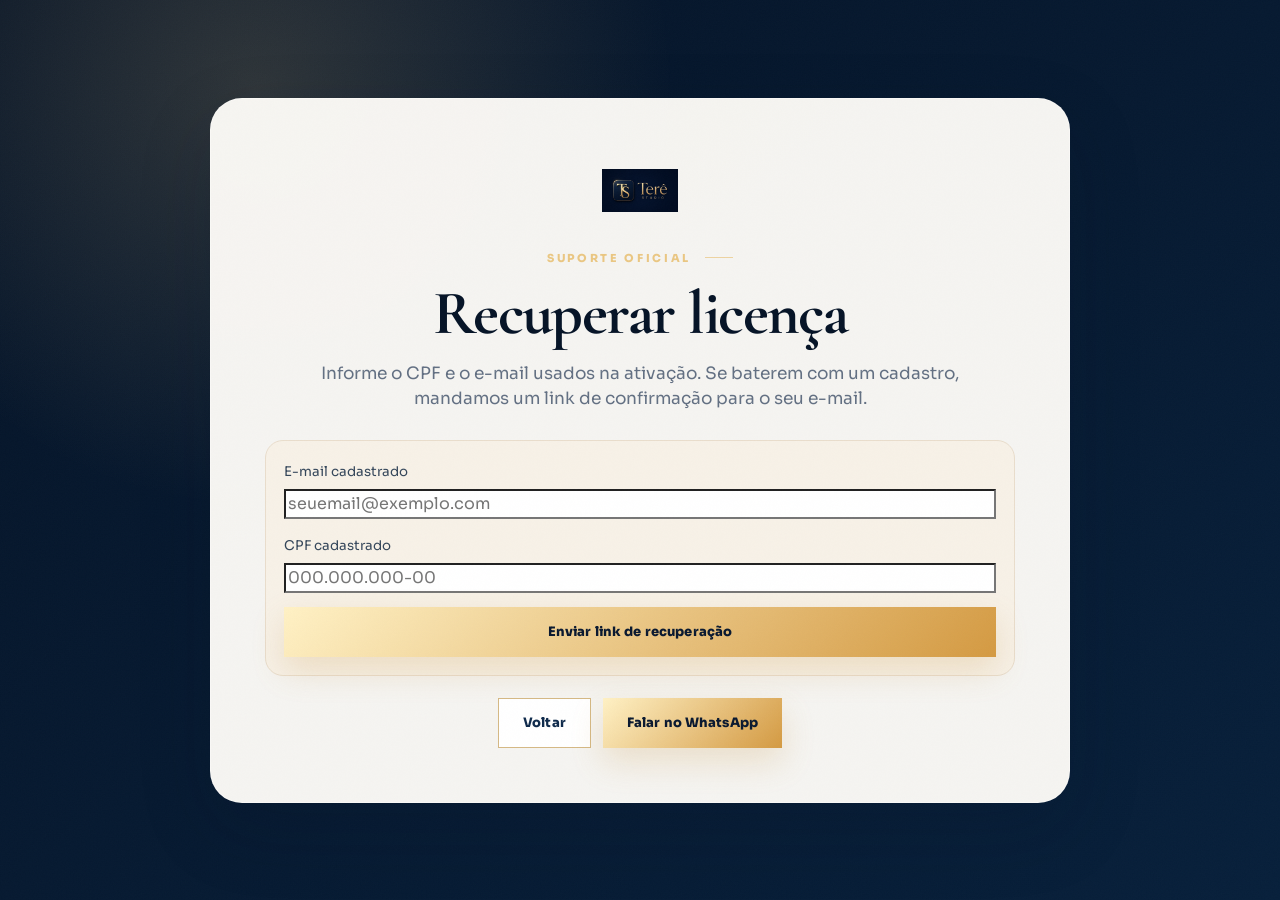
<file: recuperar-licenca.html>
<!doctype html>
<html lang="pt-BR">
<head>
  <meta charset="utf-8" />
  <meta name="viewport" content="width=device-width, initial-scale=1" />
  <title>Recuperar licença · Terê Studio</title>
  <meta name="description" content="Recupere sua licença Terê Studio com segurança, direto pelo e-mail cadastrado." />
  <link rel="preconnect" href="https://fonts.googleapis.com">
  <link rel="preconnect" href="https://fonts.gstatic.com" crossorigin>
  <link href="https://fonts.googleapis.com/css2?family=Cormorant+Garamond:wght@600;700;800&family=Sora:wght@400;500;600;700;800&display=swap" rel="stylesheet">
  <link rel="stylesheet" href="assets/css/styles.css" />
</head>
<body class="success-body">
  <main class="success-wrap">
    <section class="success-card" id="recoverCard">
      <img src="assets/img/tere-studio-logo.png" alt="Terê Studio" class="success-logo" />
      <span class="eyebrow">Suporte oficial</span>
      <h1 id="recoverTitle">Recuperar licença</h1>
      <p id="recoverText">Informe o CPF e o e-mail usados na ativação. Se baterem com um cadastro, mandamos um link de confirmação para o seu e-mail.</p>

      <form id="recoverForm" class="status-box" novalidate>
        <label for="recoverEmail" style="display:block;margin-bottom:6px;"><small>E-mail cadastrado</small></label>
        <input id="recoverEmail" name="email" type="email" required placeholder="seuemail@exemplo.com" style="width:100%;margin-bottom:14px;" />
        <label for="recoverCpf" style="display:block;margin-bottom:6px;"><small>CPF cadastrado</small></label>
        <input id="recoverCpf" name="cpf" type="text" required placeholder="000.000.000-00" style="width:100%;margin-bottom:14px;" />
        <button class="btn btn-primary full" id="recoverSubmit" type="submit">Enviar link de recuperação</button>
      </form>
      <div class="status-box" id="recoverMessage" hidden></div>

      <div class="success-actions">
        <a class="btn btn-secondary" href="index.html">Voltar</a>
        <a class="btn btn-primary" data-support-link href="#">Falar no WhatsApp</a>
      </div>
    </section>
  </main>
  <script src="assets/js/recover.js" type="module"></script>
</body>
</html>
</file>
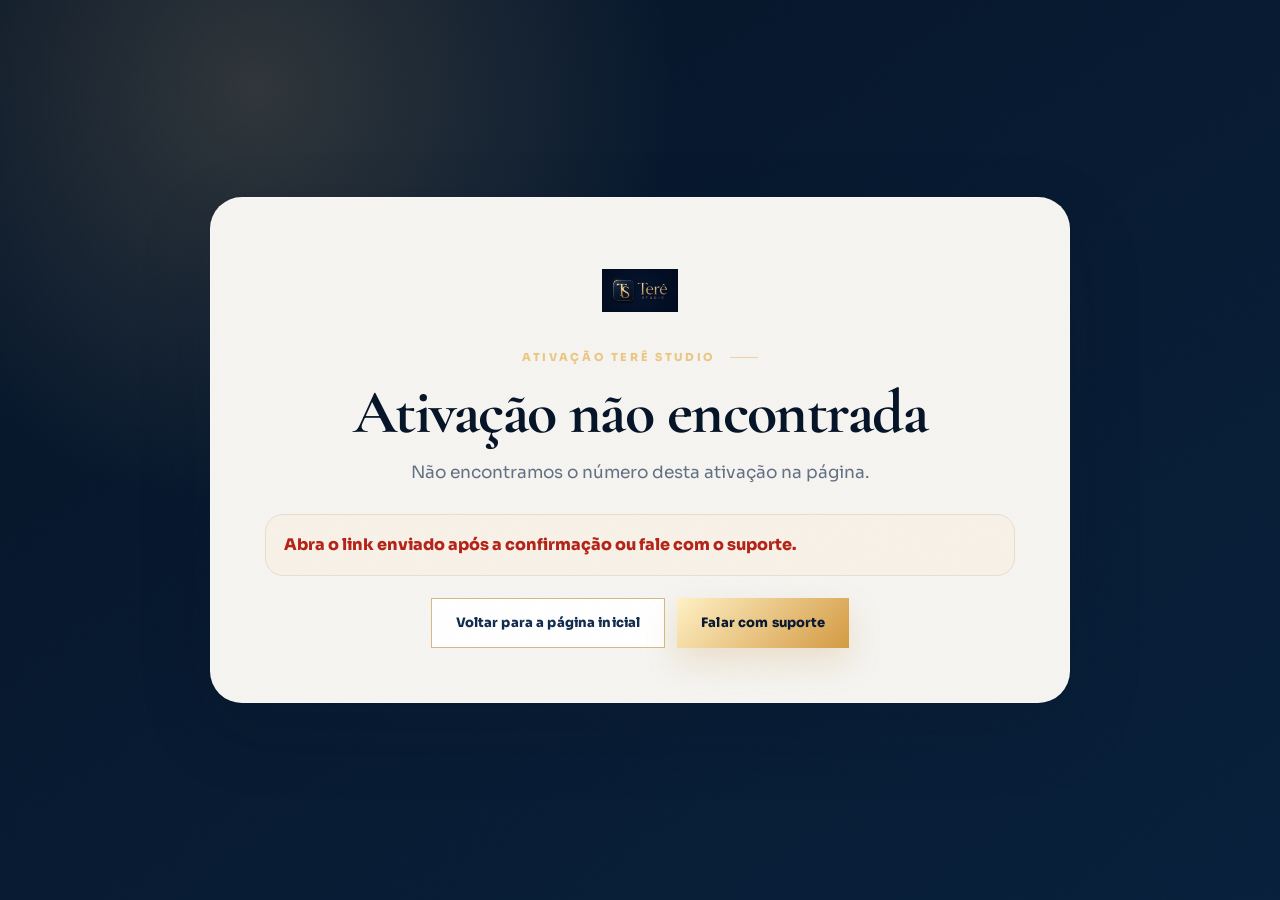
<file: sucesso.html>
<!doctype html>
<html lang="pt-BR">
<head>
  <meta charset="utf-8" />
  <meta name="viewport" content="width=device-width, initial-scale=1" />
  <title>Ativação do Terê Studio · Terê Studio</title>
  <meta name="description" content="Página segura de confirmação e ativação de licença do Terê Studio." />
  <link rel="preconnect" href="https://fonts.googleapis.com">
  <link rel="preconnect" href="https://fonts.gstatic.com" crossorigin>
  <link href="https://fonts.googleapis.com/css2?family=Cormorant+Garamond:wght@600;700;800&family=Sora:wght@400;500;600;700;800&display=swap" rel="stylesheet">
  <link rel="stylesheet" href="assets/css/styles.css" />
</head>
<body class="success-body">
  <main class="success-wrap">
    <section class="success-card" id="successCard">
      <img src="assets/img/tere-studio-logo.png" alt="Terê Studio" class="success-logo" />
      <span class="eyebrow">Ativação Terê Studio</span>
      <h1>Conferindo sua ativação...</h1>
      <p>Assim que a confirmação chegar, sua licença aparecerá aqui com segurança.</p>
      <div class="status-box" id="statusBox">
        Buscando status da ativação.
        <ol>
          <li>Copie sua licença quando ela aparecer.</li>
          <li>Baixe e instale o Terê Studio.</li>
          <li>Abra o sistema e clique em ativar licença.</li>
          <li>Cole o código. O primeiro PC ativado será o PC principal.</li>
        </ol>
      </div>
      <div class="success-actions">
        <a class="btn btn-secondary" href="index.html">Voltar para a página inicial</a>
        <a class="btn btn-primary" data-support-link href="#">Falar com suporte</a>
      </div>
    </section>
  </main>
  <script src="assets/js/success.js" type="module"></script>
</body>
</html>
</file>
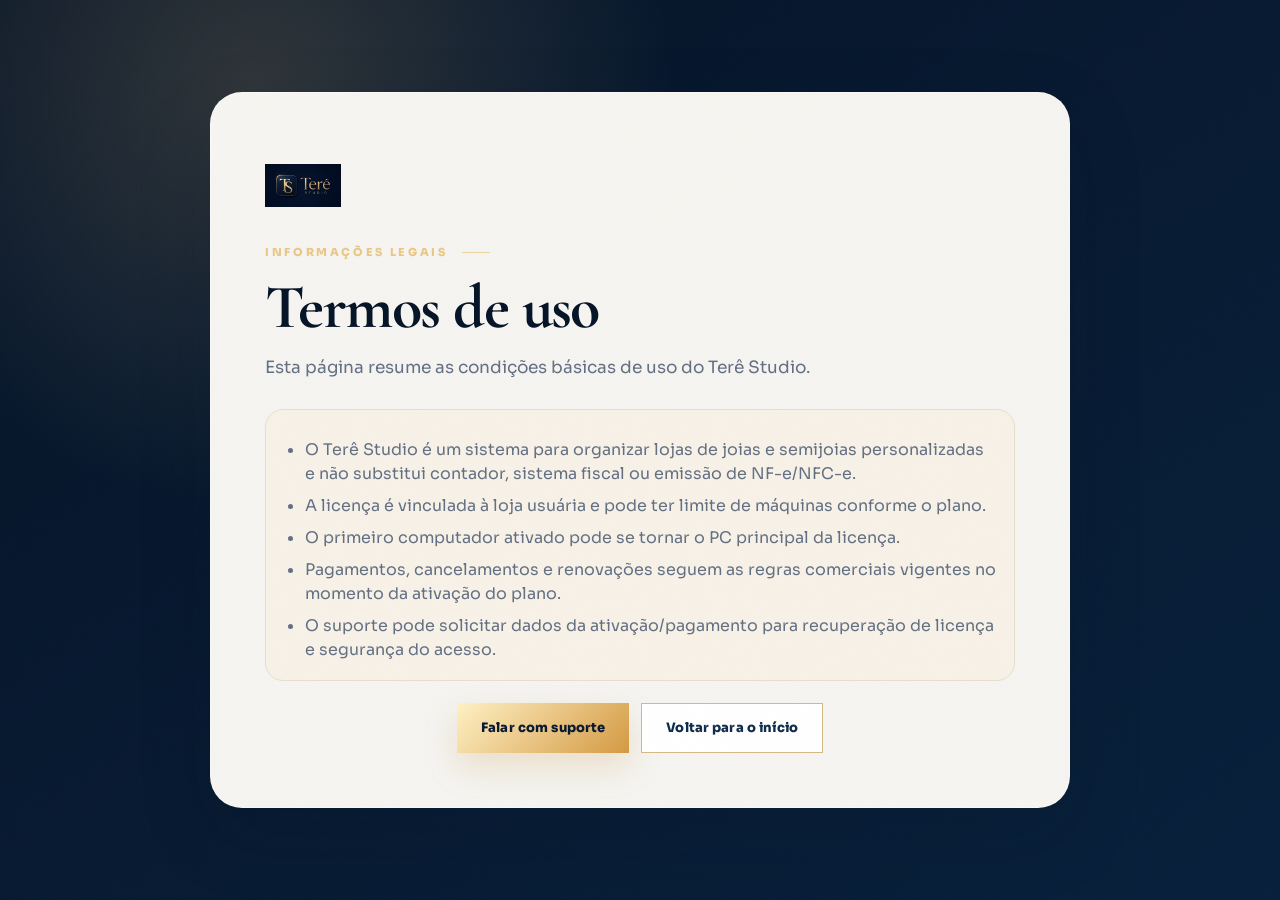
<file: termos.html>
<!doctype html>
<html lang="pt-BR">
<head>
  <meta charset="utf-8" />
  <meta name="viewport" content="width=device-width, initial-scale=1" />
  <title>Termos de uso · Terê Studio</title>
  <link rel="preconnect" href="https://fonts.googleapis.com">
  <link rel="preconnect" href="https://fonts.gstatic.com" crossorigin>
  <link href="https://fonts.googleapis.com/css2?family=Cormorant+Garamond:wght@600;700;800&family=Sora:wght@400;500;600;700;800&display=swap" rel="stylesheet">
  <link rel="stylesheet" href="assets/css/styles.css" />
</head>
<body class="success-body">
  <main class="success-wrap">
    <section class="success-card simple-page-card">
      <img src="assets/img/tere-studio-logo.png" alt="Terê Studio" class="success-logo" />
      <span class="eyebrow">Informações legais</span>
      <h1>Termos de uso</h1>
      
      <p>Esta página resume as condições básicas de uso do Terê Studio.</p>
      <div class="status-box">
        <ul>
          <li>O Terê Studio é um sistema para organizar lojas de joias e semijoias personalizadas e não substitui contador, sistema fiscal ou emissão de NF-e/NFC-e.</li>
          <li>A licença é vinculada à loja usuária e pode ter limite de máquinas conforme o plano.</li>
          <li>O primeiro computador ativado pode se tornar o PC principal da licença.</li>
          <li>Pagamentos, cancelamentos e renovações seguem as regras comerciais vigentes no momento da ativação do plano.</li>
          <li>O suporte pode solicitar dados da ativação/pagamento para recuperação de licença e segurança do acesso.</li>
        </ul>
      </div>

      <div class="success-actions">
        <a class="btn btn-primary" data-support-link href="#">Falar com suporte</a>
        <a class="btn btn-secondary" href="index.html">Voltar para o início</a>
      </div>
    </section>
  </main>
  <script src="assets/js/support.js" type="module"></script>
</body>
</html>
</file>
<file: assets/css/styles.css>
:root{
  --navy:#061427;
  --navy-2:#071b33;
  --navy-3:#0c2a4d;
  --paper:#fbf7ef;
  --paper-2:#f4ecdf;
  --white:#fffdfa;
  --ink:#071827;
  --muted:#637083;
  --gold:#c89646;
  --gold-2:#eac783;
  --gold-3:#fff1c8;
  --line:#e9ddcc;
  --line-dark:rgba(234,199,131,.24);
  --ok:#07835d;
  --danger:#b42318;
  --shadow:0 28px 90px rgba(6,20,39,.18);
  --radius:0px;
}
*{box-sizing:border-box}
html{scroll-behavior:smooth;overflow-x:hidden}
body{margin:0;overflow-x:hidden;background:var(--paper);color:var(--ink);font-family:Sora,system-ui,-apple-system,BlinkMacSystemFont,"Segoe UI",sans-serif;line-height:1.5;-webkit-font-smoothing:antialiased;text-rendering:optimizeLegibility}
a{color:inherit;text-decoration:none}
img{max-width:100%;display:block}
button,input{font:inherit}.section-shell{width:min(1240px,calc(100% - 48px));margin-inline:auto}.site-header{position:sticky;top:0;z-index:30;display:grid;grid-template-columns:auto 1fr auto;align-items:center;gap:28px;padding:16px clamp(22px,5vw,72px);background:rgba(6,20,39,.92);border-bottom:1px solid rgba(234,199,131,.12);backdrop-filter:blur(22px)}
.brand{display:flex;align-items:center;gap:11px;color:var(--gold-3);font-family:"Cormorant Garamond", Georgia, serif;font-weight:800;font-size:25px;letter-spacing:.01em}.brand img{width:52px;height:52px;object-fit:contain}.brand small{display:block;color:var(--gold-2);font-family:Sora,sans-serif;font-size:9px;text-transform:uppercase;letter-spacing:.42em;margin-top:-5px}.nav{display:flex;justify-content:center;align-items:center;gap:clamp(16px,2.6vw,34px);color:#f6ead3;font-family:"Cormorant Garamond", Georgia, serif;font-size:15px}.nav a{opacity:.92;transition:.18s ease}.nav a:hover{color:var(--gold-2);opacity:1}.header-cta{justify-self:end;display:inline-flex;align-items:center;gap:10px;min-height:46px;padding:0 24px;border-radius:10px;background:linear-gradient(135deg,#fff2ca,#d7a04c);color:#11213a;font-weight:900;font-size:14px;box-shadow:0 14px 34px rgba(216,160,76,.28)}.menu-toggle{display:none;background:transparent;border:1px solid rgba(234,199,131,.24);color:white;border-radius:10px;width:44px;height:40px}
.hero{background:radial-gradient(circle at 82% 10%,rgba(210,157,72,.14),transparent 26%),radial-gradient(circle at 10% 20%,rgba(27,75,122,.34),transparent 34%),linear-gradient(130deg,#051224 0%,#071a31 55%,#09213d 100%);color:white;position:relative;overflow:hidden}.hero:before{content:"";position:absolute;inset:0;background:linear-gradient(115deg,rgba(255,255,255,.035) 0 1px,transparent 1px 18px);opacity:.36;pointer-events:none}.hero-grid{position:relative;z-index:1;display:grid;grid-template-columns:minmax(0,.9fr) minmax(500px,1.1fr);gap:58px;align-items:center;min-height:690px;padding:64px 0 48px}.eyebrow{display:inline-flex;align-items:center;gap:14px;color:var(--gold-2);font-size:12px;font-weight:900;letter-spacing:.28em;text-transform:uppercase}.eyebrow:after{content:"";width:38px;height:1px;background:currentColor;opacity:.72}.hero h1,.section-title h2,.plans-head h2,.testimonial-copy h2,.recovery-grid h2,.success-card h1,.print-list-card h2{font-family:"Cormorant Garamond", Georgia, serif;letter-spacing:-.045em}.hero h1{margin:24px 0 20px;font-size:clamp(44px,6vw,76px);line-height:.96;color:#fffdf8;max-width:650px}.hero p{font-size:20px;max-width:560px;color:rgba(255,253,250,.82);margin:0}.hero-actions{display:flex;gap:16px;flex-wrap:wrap;margin-top:34px}.btn{border:0;display:inline-flex;align-items:center;justify-content:center;gap:10px;min-height:52px;padding:0 24px;border-radius:10px;font-weight:900;cursor:pointer;transition:.18s ease;white-space:nowrap}.btn:hover{transform:translateY(-1px)}.btn-gold,.btn-primary{background:linear-gradient(135deg,#fff1c5,#d49a42);color:#0a1930;box-shadow:0 20px 45px rgba(211,154,66,.25)}.btn-outline,.btn-secondary{border:1px solid rgba(234,199,131,.56);background:rgba(3,14,26,.32);color:#fffdf8}.success-card .btn-secondary{background:#fff;color:#102b4c;border:1px solid #d5b985}.btn-outline.dark{color:#102b4c;background:#fff;border-color:#dfc184}.btn-navy{background:var(--navy);color:white}.btn.full{width:100%}.hero-trust{display:grid;grid-template-columns:repeat(3,minmax(0,1fr));gap:18px;margin-top:30px;max-width:680px}.hero-trust span{display:grid;grid-template-columns:26px 1fr;column-gap:9px;align-items:start;color:#fff}.hero-trust b{grid-row:1/3;display:grid;place-items:center;width:24px;height:24px;border-radius:50%;border:1px solid rgba(234,199,131,.62);color:var(--gold-2);font-size:13px}.hero-trust strong{font-size:13px}.hero-trust small{color:rgba(255,255,255,.58);font-size:12px}
.dashboard-card{display:grid;grid-template-columns:150px 1fr;background:#fffdf9;border:1px solid rgba(255,255,255,.3);border-radius:16px;box-shadow:0 32px 90px rgba(0,0,0,.34),0 0 0 1px rgba(234,199,131,.10);min-height:430px;overflow:hidden;transform:perspective(1200px) rotateY(-2deg);transform-origin:left center}.dash-sidebar{background:#08172b;color:#c9d3df;padding:22px 16px;display:grid;gap:8px;align-content:start}.dash-logo{display:flex;align-items:center;gap:10px;margin-bottom:10px;color:var(--gold-2);font-family:"Cormorant Garamond", Georgia, serif;line-height:1}.dash-logo img{width:34px;height:34px}.dash-sidebar a{display:flex;align-items:center;gap:9px;border-radius:10px;padding:10px 12px;font-size:12px;color:#cbd5df}.dash-sidebar a:before{content:"";width:7px;height:7px;border:1px solid currentColor;border-radius:2px;opacity:.6}.dash-sidebar a.active{background:rgba(234,199,131,.17);color:#fff}.dash-main{padding:28px;background:#fffdf9;color:#0a1930}.dash-top{display:flex;justify-content:space-between;align-items:center;margin-bottom:20px}.dash-top strong{font-size:18px}.dash-top div{display:flex;gap:9px;align-items:center}.dash-top span,.dash-top button{border:1px solid #e8edf3;border-radius:8px;padding:8px 10px;background:#fff;font-size:11px;color:#586575}.dash-top button{background:#07172b;color:white}.kpi-grid{display:grid;grid-template-columns:repeat(3,1fr);gap:14px}.kpi-grid article{border:1px solid #e7ebef;border-radius:12px;padding:16px;background:#fff}.kpi-grid small{display:block;color:#596879;font-weight:800;font-size:12px}.kpi-grid b{display:block;font-size:18px;margin:8px 0 2px}.kpi-grid span{font-size:10px;color:#07835d}.kpi-grid svg{width:100%;height:36px;margin-top:6px}.kpi-grid polyline{fill:none;stroke:#0a2443;stroke-width:3;stroke-linecap:round;stroke-linejoin:round}.dash-bottom{display:grid;grid-template-columns:1.25fr 1fr;gap:16px;margin-top:16px}.dash-bottom article{border:1px solid #e7ebef;border-radius:12px;padding:16px;background:#fff}.dash-bottom h3{margin:0 0 12px;font-size:14px}.agenda-card p{display:grid;grid-template-columns:48px 1fr auto;align-items:center;gap:10px;margin:0 0 12px;font-size:12px}.agenda-card small{color:#596879}.agenda-card em{font-style:normal;color:#07835d;background:#e8f7ef;border-radius:999px;padding:5px 8px;font-size:10px}.dash-bottom a{font-size:11px;font-weight:800;color:#102b4c}.donut-wrap{display:grid;grid-template-columns:92px 1fr;gap:16px;align-items:center}.donut{width:88px;height:88px;border-radius:50%;background:conic-gradient(#d29a42 0 46%,#07172b 46% 74%,#eccb89 74% 92%,#e9e1d4 92% 100%);position:relative}.donut:after{content:"";position:absolute;inset:24px;border-radius:50%;background:#fff}.finance-card ul{list-style:none;padding:0;margin:0;display:grid;gap:8px;font-size:12px}.finance-card li{display:flex;align-items:center;gap:8px}.finance-card i{width:8px;height:8px;border-radius:50%;background:#d29a42}.finance-card li:nth-child(2) i{background:#07172b}.finance-card li:nth-child(3) i{background:#eccb89}.finance-card li:nth-child(4) i{background:#e9e1d4}.finance-card b{margin-left:auto}
.trust-strip{background:linear-gradient(180deg,#fffbf4,#f7f0e5);border-bottom:1px solid #eee2d3}.trust-strip .section-shell{padding:25px 0 32px}.trust-strip p{text-align:center;margin:0 0 24px;color:#1a2940;font-family:"Cormorant Garamond", Georgia, serif;font-size:20px}.trust-icons{display:grid;grid-template-columns:repeat(5,1fr);gap:0}.trust-icons span{display:flex;align-items:center;justify-content:center;gap:16px;min-height:58px;border-right:1px solid #eadfce;color:#d29a42;font-size:27px}.trust-icons span:last-child{border-right:0}.trust-icons strong{font-size:15px;color:#0a1930;line-height:1.25}
.who-section,.modules-section{padding:64px 0 76px}.section-title.center{text-align:center}.section-title.center .eyebrow{justify-content:center}.section-title.center .eyebrow:after{display:none}.section-title h2,.plans-head h2,.testimonial-copy h2,.recovery-grid h2,.print-list-card h2{font-size:clamp(32px,4.4vw,48px);line-height:1.05;margin:9px 0 0;color:#061427}.section-title p{font-size:17px;color:#637083;max-width:620px;margin:14px 0 0}.section-title.center p{margin-inline:auto}.who-grid{display:grid;grid-template-columns:repeat(6,1fr);gap:12px;margin-top:30px}.who-grid article{border:1px solid var(--line);background:#fffdf9;border-radius:999px;padding:14px 16px;text-align:center;font-weight:900;color:#102b4c;box-shadow:0 10px 25px rgba(6,20,39,.04)}
.before-after{background:#fffaf2;border-top:1px solid #eee2d3;border-bottom:1px solid #eee2d3}.before-after-grid{display:grid;grid-template-columns:.85fr 1.15fr;gap:44px;align-items:center;padding:70px 0}.compare-cards{display:grid;grid-template-columns:1fr 1fr;gap:18px}.compare-cards article{background:#fff;border:1px solid var(--line);border-radius:20px;padding:26px;box-shadow:0 18px 50px rgba(6,20,39,.06)}.compare-cards span{display:inline-flex;border-radius:999px;padding:8px 12px;background:#f1e8d9;color:#7b5a28;font-weight:900;font-size:12px;text-transform:uppercase;letter-spacing:.12em}.compare-cards h3{font-family:"Cormorant Garamond", Georgia, serif;font-size:26px;line-height:1.05;color:#061427;margin:18px 0 14px}.compare-cards ul{list-style:none;margin:0;padding:0;display:grid;gap:10px;color:#4d5c6e}.compare-cards li{display:flex;gap:8px}.compare-cards li:before{content:"•";color:#b42318;font-weight:900}.after-card{background:linear-gradient(145deg,#061427,#0b2544)!important;color:white;border-color:rgba(234,199,131,.28)!important}.after-card h3{color:white}.after-card span{background:rgba(234,199,131,.16);color:var(--gold-2)}.after-card ul{color:#d8e1ed}.after-card li:before{content:"✓";color:var(--gold-2)}
.premium-grid{display:grid;grid-template-columns:repeat(4,1fr);gap:18px;margin-top:30px}.module-grid article{background:rgba(255,253,249,.9);border:1px solid var(--line);border-radius:16px;padding:24px 18px;text-align:center;box-shadow:0 14px 38px rgba(6,20,39,.05)}.module-grid b{display:inline-grid;place-items:center;width:44px;height:44px;border:1px solid rgba(200,150,70,.38);border-radius:12px;color:var(--gold);font-size:22px;margin-bottom:14px}.module-grid h3{margin:0;color:#0a1930;font-size:15px}.module-grid p{font-size:13px;color:#637083;margin:10px 0 0}.inside-section{background:linear-gradient(180deg,#f8efe1,#fffaf2);padding:72px 0}.inside-head{display:grid;grid-template-columns:1fr auto;gap:24px;align-items:end;margin-bottom:28px}.screen-grid{display:grid;grid-template-columns:repeat(4,1fr);gap:18px}.screen-card{background:#fff;border:1px solid var(--line);border-radius:20px;padding:14px;box-shadow:0 16px 45px rgba(6,20,39,.07)}.screen-placeholder{min-height:190px;border-radius:16px;background:radial-gradient(circle at 75% 12%,rgba(234,199,131,.26),transparent 32%),linear-gradient(145deg,#071427,#0d2b4f);color:white;display:grid;place-content:center;text-align:center;padding:22px;border:1px solid rgba(234,199,131,.28);position:relative;overflow:hidden}.screen-placeholder:before{content:"";position:absolute;inset:18px;border:1px solid rgba(255,255,255,.09);border-radius:12px}.screen-placeholder span{color:var(--gold-2);font-size:11px;font-weight:900;letter-spacing:.22em;text-transform:uppercase}.screen-placeholder strong{font-family:"Cormorant Garamond", Georgia, serif;font-size:25px;line-height:1.05;margin:9px 0 4px}.screen-placeholder small{color:#cbd5df}.screen-card h3{font-family:"Cormorant Garamond", Georgia, serif;font-size:22px;line-height:1.05;margin:16px 8px 7px;color:#061427}.screen-card p{font-size:13px;color:#637083;margin:0 8px 8px}
.plans-band{background:linear-gradient(145deg,#061427,#08203b 65%,#07172c);color:white;padding:58px 0 64px}.plans-head{display:flex;align-items:end;justify-content:space-between;gap:22px;margin-bottom:22px}.plans-head h2{color:white}.plans-head .eyebrow{font-size:11px}.cycle-preview{display:flex;align-items:center;gap:8px;background:rgba(255,255,255,.08);border:1px solid rgba(234,199,131,.22);padding:7px;border-radius:999px}.cycle-preview span{padding:8px 18px;border-radius:999px;color:#cdd7e4;font-weight:800;font-size:13px}.cycle-preview span:first-child{background:linear-gradient(135deg,#fff1c5,#d49a42);color:#061427}.plans-layout{display:grid;grid-template-columns:1fr 260px;gap:22px}.plans-grid{display:grid;grid-template-columns:repeat(4,1fr);gap:18px}.plan-card{position:relative;background:#fffdf9;color:#071827;border:1px solid rgba(234,199,131,.28);border-radius:18px;padding:26px;display:flex;flex-direction:column;min-height:520px;box-shadow:0 20px 60px rgba(0,0,0,.12)}.plan-card.featured{transform:translateY(-8px);border-color:#eac783;box-shadow:0 26px 75px rgba(234,199,131,.18)}.plan-badge{position:absolute;top:16px;right:16px;background:#071827;color:#fff1c8;border-radius:999px;padding:7px 10px;font-size:10px;font-weight:900;text-transform:uppercase;letter-spacing:.16em}.plan-card h3{font-family:"Cormorant Garamond", Georgia, serif;font-size:27px;line-height:1;margin:0 0 8px;color:#071827}.plan-card p{margin:0;color:#5d6979;font-size:13px}.plan-price{margin:17px 0 15px;color:#071827;font-weight:900;font-size:29px;line-height:1}.plan-price small{display:block;color:#7a8797;font-size:12px;font-weight:800;margin-bottom:7px}.plan-card ul{list-style:none;margin:18px 0 18px;padding:0;display:grid;gap:9px;font-size:13px;color:#35465a}.plan-card li{display:flex;gap:8px}.plan-card li:before{content:"✓";color:#a6752f;font-weight:900}.billing-cycle-list{display:grid;gap:8px;margin:auto 0 16px}.cycle-option{display:flex;justify-content:space-between;gap:8px;align-items:center;border:1px solid #eadfce;background:#fff;border-radius:11px;padding:10px 12px;color:#102b4c;cursor:pointer;transition:.16s ease}.cycle-option:hover,.cycle-option.cycle-featured{border-color:#d49a42;background:#fff6e5}.cycle-option span{font-weight:900}.cycle-option strong{font-size:12px;color:#a6752f;text-align:right}.plan-card .btn{margin-top:auto;min-height:45px;border-radius:9px}.plan-card:not(.featured) .btn-primary,.plan-card:not(.featured) .btn-gold{background:#fff;border:1px solid #d5b985;color:#102b4c;box-shadow:none}.plans-empty{grid-column:1/-1;background:rgba(255,255,255,.08);border:1px solid rgba(234,199,131,.24);border-radius:16px;padding:26px;color:#f6ead3}.plans-empty a{color:var(--gold-2);font-weight:900}.plan-assurance{background:rgba(255,255,255,.055);border:1px solid rgba(234,199,131,.36);border-radius:16px;padding:26px;color:#fff;align-self:stretch;display:grid;align-content:center}.plan-assurance .crown{width:52px;height:52px;border-radius:15px;display:grid;place-items:center;border:1px solid rgba(234,199,131,.35);color:var(--gold-2);font-size:28px;margin-bottom:20px}.plan-assurance ul{list-style:none;margin:0;padding:0;display:grid;gap:18px}.plan-assurance li{display:grid;grid-template-columns:24px 1fr;gap:11px;color:#f6ead3;font-weight:800}.plan-assurance li:before{content:"✓";display:grid;place-items:center;width:22px;height:22px;border-radius:50%;background:rgba(234,199,131,.16);color:var(--gold-2)}.assurance-link{display:inline-flex;justify-content:center;margin-top:28px;border:1px solid rgba(234,199,131,.35);border-radius:10px;padding:12px;color:var(--gold-2);font-weight:900}
.checkout-section{padding:76px 0}.checkout-premium{display:grid;grid-template-columns:.8fr 1.2fr;background:linear-gradient(145deg,#061427,#0b2544);border:1px solid rgba(234,199,131,.28);border-radius:28px;overflow:hidden;box-shadow:var(--shadow)}.checkout-summary-card{padding:38px;color:white;background:radial-gradient(circle at 20% 10%,rgba(234,199,131,.16),transparent 36%)}.checkout-summary-card h2,.checkout-form h2{font-family:"Cormorant Garamond", Georgia, serif;font-size:38px;line-height:1;margin:12px 0;color:white}.checkout-summary-card p{color:rgba(255,255,255,.7)}.checkout-total-box{margin:26px 0;padding:20px;border-radius:16px;background:rgba(255,255,255,.08);border:1px solid rgba(234,199,131,.24)}.checkout-total-box small{display:block;color:#aeb9c7}.checkout-total-box strong{display:block;font-size:33px;color:var(--gold-2);margin-top:4px}.checkout-total-box span{display:inline-block;margin-top:8px;color:white;font-weight:900}.checkout-feature-list{display:grid;gap:9px;margin-bottom:24px}.checkout-feature-list span{display:flex;gap:8px;color:#f6ead3;font-weight:700}.checkout-feature-list span:before{content:"✓";color:var(--gold-2)}.checkout-seal-row{display:flex;justify-content:space-between;align-items:center;border-top:1px solid rgba(255,255,255,.14);border-bottom:1px solid rgba(255,255,255,.14);padding:16px 0;color:white}.checkout-note{font-size:13px;margin-top:18px}.checkout-form{display:grid;gap:16px;margin:0;background:var(--white);padding:38px}.checkout-form h2{color:var(--navy)}.checkout-form-head p{color:#667085;margin:8px 0 6px}.form-grid.two{display:grid;grid-template-columns:repeat(2,1fr);gap:16px}.checkout-form label{display:grid;gap:8px;color:#34465a;font-size:13px;font-weight:900}.checkout-form input{height:52px;border:1px solid var(--line);border-radius:12px;background:#fff;padding:0 14px;color:#102b4c;outline:none}.checkout-form input:focus{border-color:#d49a42;box-shadow:0 0 0 4px rgba(212,154,66,.12)}.form-message{min-height:20px;margin:0;color:#667085;font-size:13px}
.testimonial-band{display:grid;grid-template-columns:.55fr 1fr;gap:40px;align-items:center;padding:72px 0}.testimonial-copy p,.recovery-grid p{font-size:17px;color:#637083;margin:14px 0 25px;max-width:560px}.support-cards{display:grid;grid-template-columns:repeat(4,1fr);gap:18px}.support-cards article{background:rgba(255,253,249,.9);border:1px solid var(--line);border-radius:16px;padding:24px;text-align:center;min-height:190px}.support-cards b{color:var(--gold);font-size:30px}.support-cards h3{margin:14px 0 8px;font-family:"Cormorant Garamond", Georgia, serif;font-size:18px;color:#0a1930}.support-cards p{margin:0;color:#637083;font-size:13px}.faq-section{background:#fffaf2;border-top:1px solid #eee2d3;border-bottom:1px solid #eee2d3;padding:70px 0}.faq-grid{display:grid;grid-template-columns:.75fr 1.25fr;gap:42px}.faq-list{display:grid;gap:12px}.faq-list details{background:#fff;border:1px solid var(--line);border-radius:16px;padding:18px 20px;box-shadow:0 12px 32px rgba(6,20,39,.04)}.faq-list summary{cursor:pointer;font-weight:900;color:#061427}.faq-list p{color:#637083;margin:12px 0 0}.license-recovery{background:#fffaf2;border-top:1px solid #eee2d3;border-bottom:1px solid #eee2d3}.recovery-grid{display:grid;grid-template-columns:1fr auto;align-items:center;gap:28px;padding:44px 0}.print-list-section{padding:62px 0}.print-list-card{background:linear-gradient(145deg,#061427,#0b2544);border:1px solid rgba(234,199,131,.28);border-radius:28px;padding:38px;color:white;box-shadow:var(--shadow)}.print-list-card h2{color:white}.print-list-card p{color:#cbd5df;max-width:820px}.print-list-card ol{display:grid;grid-template-columns:repeat(2,1fr);gap:10px 28px;margin:24px 0 0;padding-left:22px}.print-list-card li{color:#f6ead3;font-weight:700}
.site-footer{background:#061427;color:#d8e1ed}.footer-grid{display:grid;grid-template-columns:1.2fr .7fr .7fr .7fr;gap:36px;padding:48px 0}.footer-brand img{width:116px;margin-bottom:12px}.footer-brand p{color:#aab6c4;margin:0 0 16px;font-size:14px}.social-row{display:flex;gap:9px}.social-row span{width:30px;height:30px;border-radius:50%;border:1px solid rgba(234,199,131,.3);display:grid;place-items:center;color:var(--gold-2)}.site-footer nav{display:grid;gap:8px;align-content:start}.site-footer strong{color:var(--gold-2);text-transform:uppercase;letter-spacing:.18em;font-size:11px}.site-footer a{color:#d8e1ed;font-size:14px;opacity:.85}.site-footer a:hover{color:var(--gold-2)}.footer-bottom{display:flex;justify-content:space-between;gap:20px;border-top:1px solid rgba(255,255,255,.1);padding:18px 0 26px;color:#98a7b8;font-size:13px}.success-body{min-height:100vh;background:radial-gradient(circle at 20% 10%,rgba(234,199,131,.18),transparent 32%),linear-gradient(145deg,#061427,#08203b);display:grid;place-items:center;padding:28px}.success-wrap{width:min(860px,100%)}.success-card{background:rgba(255,253,249,.96);border:1px solid rgba(255,255,255,.36);border-radius:32px;padding:clamp(28px,6vw,54px);box-shadow:var(--shadow);text-align:center}.success-logo{width:76px;height:76px;object-fit:contain;margin:0 auto 16px}.success-card h1{font-size:clamp(36px,6vw,62px);line-height:1;color:var(--navy);margin:14px 0 0}.success-card p{color:#637083;font-size:17px;max-width:650px;margin:16px auto 0}.status-box{margin:28px auto 0;background:#f7f1e7;border:1px solid var(--line);border-radius:18px;padding:18px;text-align:left;color:#34465a}.status-box ol,.status-box ul{margin:10px 0 0;padding-left:21px}.license-box{display:grid;gap:10px;margin-top:24px}.license-code{word-break:break-all;border:1px dashed #b89452;background:#fff8e8;color:#3d2c10;border-radius:18px;padding:18px;font-size:clamp(18px,4vw,26px);font-weight:900;letter-spacing:.06em}.data-grid{display:grid;grid-template-columns:repeat(4,1fr);gap:12px;margin-top:20px;text-align:left}.data-grid div{background:#f7f1e7;border:1px solid var(--line);border-radius:16px;padding:13px}.data-grid small{display:block;color:#637083;font-size:11px;text-transform:uppercase;letter-spacing:.12em}.data-grid strong{display:block;color:var(--navy);margin-top:4px}.security-alert{margin-top:18px;border:1px solid #f0c36d;background:#fff8e8;color:#624411;border-radius:18px;padding:14px;text-align:left;font-weight:800}.success-actions{display:flex;justify-content:center;gap:12px;flex-wrap:wrap;margin-top:22px}.error-text{color:var(--danger);font-weight:900}.simple-page-card{text-align:left}.simple-page-card h1{text-align:left}.simple-page-card p{margin-left:0}.simple-page-card .success-logo{margin-left:0}.simple-page-card ul{color:#637083;display:grid;gap:8px}
@media (max-width:1180px){.hero-grid{grid-template-columns:1fr}.dashboard-card{transform:none}.plans-layout{grid-template-columns:1fr}.plans-grid{grid-template-columns:repeat(2,1fr)}.screen-grid{grid-template-columns:repeat(2,1fr)}.premium-grid{grid-template-columns:repeat(3,1fr)}.who-grid{grid-template-columns:repeat(3,1fr)}}
@media (max-width:920px){.site-header{grid-template-columns:auto auto;padding:12px 18px}.brand img{width:42px;height:42px}.menu-toggle{display:block;justify-self:end}.nav{display:none;grid-column:1/-1;order:3;justify-content:flex-start;overflow:auto;padding:12px 0 2px;font-size:14px}.nav.is-open{display:flex}.header-cta{display:none}.hero-grid{min-height:auto;padding:46px 0;gap:36px}.hero h1{font-size:44px}.hero p{font-size:17px}.hero-trust{grid-template-columns:1fr}.dashboard-card{grid-template-columns:1fr}.dash-sidebar{display:none}.kpi-grid,.dash-bottom{grid-template-columns:1fr}.trust-icons{grid-template-columns:1fr}.trust-icons span{border-right:0;border-bottom:1px solid #eadfce;justify-content:flex-start;padding:10px 6px}.trust-icons span:last-child{border-bottom:0}.before-after-grid,.faq-grid,.testimonial-band,.recovery-grid{grid-template-columns:1fr}.compare-cards{grid-template-columns:1fr}.inside-head{grid-template-columns:1fr}.plans-head{display:block}.cycle-preview{margin-top:18px;width:max-content}.checkout-premium{grid-template-columns:1fr}.form-grid.two{grid-template-columns:1fr}.support-cards{grid-template-columns:repeat(2,1fr)}.footer-grid{grid-template-columns:repeat(2,1fr)}.data-grid{grid-template-columns:repeat(2,1fr)}.print-list-card ol{grid-template-columns:1fr}}
@media (max-width:620px){.section-shell{width:min(100% - 28px,1240px)}.hero h1{font-size:38px}.hero-actions{display:grid}.btn{width:100%}.premium-grid,.plans-grid,.screen-grid,.who-grid{grid-template-columns:1fr}.footer-grid{grid-template-columns:1fr}.footer-bottom{display:grid}.dash-main{padding:18px}.checkout-form,.checkout-summary-card{padding:24px}.success-card{text-align:left}.success-logo{margin-left:0}.success-actions{justify-content:flex-start}.data-grid{grid-template-columns:1fr}.plan-card.featured{transform:none}.cycle-preview{width:100%;justify-content:space-between}.cycle-preview span{flex:1;text-align:center;padding-inline:8px}}

/* RC61.3 — Chave Mensal/Semestral/Anual e parcelamento */
.billing-toggle-wrap{display:grid;justify-items:end;gap:8px}.billing-toggle-wrap small{color:#cdd7e4;font-weight:700;font-size:12px;text-align:right;max-width:360px}.billing-toggle{display:flex;align-items:center;gap:6px;background:rgba(255,255,255,.08);border:1px solid rgba(234,199,131,.25);padding:7px;border-radius:999px;box-shadow:0 14px 36px rgba(0,0,0,.12)}.billing-toggle button{border:0;background:transparent;color:#dce6f2;border-radius:999px;padding:10px 18px;font-weight:900;cursor:pointer;transition:.18s ease}.billing-toggle button:hover{color:#fff}.billing-toggle button.is-active{background:linear-gradient(135deg,#fff1c5,#d49a42);color:#061427;box-shadow:0 10px 28px rgba(212,154,66,.25)}.plan-cycle-pill{display:inline-flex;width:max-content;border:1px solid #eadfce;background:#fff8ea;color:#a6752f;border-radius:999px;padding:7px 10px;font-size:11px;font-weight:900;text-transform:uppercase;letter-spacing:.12em;margin:8px 0 0}.plan-price .price-main{display:block}.plan-price .price-subtitle{display:block;margin-top:8px;color:#526173;font-size:12px;font-weight:800;line-height:1.35}.installment-line{display:flex;align-items:center;gap:8px;margin:2px 0 14px;color:#102b4c;font-weight:950;font-size:18px;line-height:1.2}.installment-line:before{content:"↳";color:#a6752f}.total-line{margin:-5px 0 16px;color:#697789;font-size:12px;font-weight:800}.plan-card .billing-cycle-list{display:none}.plan-card .btn{margin-top:auto}.checkout-installment-note{margin-top:8px;color:#f6ead3!important;font-size:14px!important;font-weight:850}.checkout-installment-note strong{color:var(--gold-2)}
@media (max-width:920px){.billing-toggle-wrap{justify-items:start;margin-top:18px}.billing-toggle-wrap small{text-align:left}.cycle-preview{display:none}}
@media (max-width:620px){.billing-toggle{width:100%;display:grid;grid-template-columns:repeat(3,1fr);border-radius:18px}.billing-toggle button{padding-inline:8px}.billing-toggle-wrap{width:100%}.installment-line{font-size:16px}}

/* RC61.5 — Planos premium com cara de SaaS real */
.pricing-section{position:relative;overflow:hidden;background:radial-gradient(circle at 14% 8%,rgba(234,199,131,.18),transparent 28%),radial-gradient(circle at 88% 14%,rgba(54,111,166,.2),transparent 34%),linear-gradient(145deg,#061427,#071d36 58%,#082441);color:white;padding:78px 0 84px}.pricing-section:before{content:"";position:absolute;inset:0;background:linear-gradient(115deg,rgba(255,255,255,.035) 0 1px,transparent 1px 20px);opacity:.28;pointer-events:none}.pricing-section>.section-shell{position:relative;z-index:1}.pricing-hero{max-width:900px;margin:0 auto 28px;text-align:center}.pricing-hero .eyebrow{justify-content:center}.pricing-hero .eyebrow:after{display:none}.pricing-hero h2{font-family:"Cormorant Garamond", Georgia, serif;font-size:clamp(38px,5vw,62px);letter-spacing:-.05em;line-height:1.02;margin:10px 0 14px;color:#fffdf8}.pricing-hero p{font-size:18px;color:#cbd5df;margin:0 auto;max-width:760px}.pricing-trust-row{display:flex;justify-content:center;flex-wrap:wrap;gap:10px;margin-top:24px}.pricing-trust-row span{display:inline-flex;align-items:center;gap:8px;border:1px solid rgba(234,199,131,.28);background:rgba(255,255,255,.07);border-radius:999px;padding:10px 14px;color:#f6ead3;font-weight:850;font-size:13px}.pricing-trust-row b{color:var(--gold-2)}.billing-panel{display:flex;align-items:center;justify-content:space-between;gap:24px;background:rgba(255,255,255,.075);border:1px solid rgba(234,199,131,.26);border-radius:24px;padding:18px 20px;margin:30px 0 24px;box-shadow:0 24px 70px rgba(0,0,0,.14)}.billing-panel strong{display:block;color:#fffdf8;font-size:18px}.billing-panel p{margin:3px 0 0;color:#cbd5df;font-size:13px;max-width:620px}.pricing-section .billing-toggle-wrap{justify-items:end;margin:0}.pricing-section .billing-toggle{background:rgba(4,16,31,.58);border-color:rgba(234,199,131,.35)}.premium-pricing-grid{display:grid;grid-template-columns:repeat(3,minmax(0,1fr));gap:22px;align-items:stretch}.pricing-card{background:#fffdf9;color:#071827;border:1px solid rgba(234,199,131,.32);border-radius:28px;padding:30px;min-height:610px;box-shadow:0 28px 78px rgba(0,0,0,.2);position:relative;display:flex;flex-direction:column}.pricing-card.featured{transform:translateY(-12px);border-color:#f4d895;box-shadow:0 34px 95px rgba(234,199,131,.22),0 0 0 1px rgba(244,216,149,.34)}.pricing-card.featured:before{content:"";position:absolute;inset:-1px;border-radius:28px;background:linear-gradient(145deg,rgba(255,241,197,.5),transparent 28%,rgba(212,154,66,.34));pointer-events:none;mask:linear-gradient(#000 0 0) content-box,linear-gradient(#000 0 0);-webkit-mask:linear-gradient(#000 0 0) content-box,linear-gradient(#000 0 0);padding:1px;mask-composite:exclude;-webkit-mask-composite:xor}.plan-card-head{padding-right:68px}.plan-kicker{display:inline-flex;width:max-content;max-width:100%;border:1px solid #eadfce;background:#fff7e7;color:#916627;border-radius:999px;padding:7px 10px;font-size:11px;font-weight:950;letter-spacing:.14em;text-transform:uppercase}.pricing-card h3{font-family:"Cormorant Garamond", Georgia, serif;font-size:34px;letter-spacing:-.04em;line-height:1;margin:14px 0 0;color:#061427}.plan-badge{position:absolute;top:22px;right:22px;background:linear-gradient(135deg,#071827,#12365e);color:#fff1c8;border-radius:999px;padding:8px 12px;font-size:10px;font-weight:950;text-transform:uppercase;letter-spacing:.16em;box-shadow:0 12px 30px rgba(7,24,39,.16)}.plan-audience{min-height:68px;margin:16px 0 0!important;color:#5f6e80!important;font-size:14px!important;line-height:1.45}.pricing-card .plan-cycle-pill{margin:18px 0 0;background:#f8eddb;color:#8c6128;border-color:#ead9c0}.premium-price{margin:18px 0 14px;padding:18px 0 16px;border-top:1px solid #eee2d3;border-bottom:1px solid #eee2d3}.premium-price small{display:block;color:#7c8998;font-size:12px;font-weight:900;letter-spacing:.1em;text-transform:uppercase;margin-bottom:8px}.premium-price .price-main{display:block;color:#061427;font-size:clamp(28px,3.2vw,38px);font-weight:950;letter-spacing:-.04em;line-height:1.05}.premium-price .price-main em{font-style:normal;color:#6a7787;font-size:15px;font-weight:850;margin-left:3px}.premium-price .price-subtitle{display:block;color:#6d7a89;font-size:12px;font-weight:850;margin-top:8px;line-height:1.35}.installment-price .price-main{font-size:clamp(24px,2.7vw,32px)}.plan-highlight{border:1px solid #eadfce;background:#fff8eb;border-radius:14px;padding:12px 13px;color:#60471d!important;font-size:13px!important;font-weight:850;margin:4px 0 16px!important}.plan-feature-list{list-style:none;margin:6px 0 24px;padding:0;display:grid;gap:11px;color:#34465a;font-size:13px}.plan-feature-list li{display:grid;grid-template-columns:22px 1fr;gap:9px;align-items:start}.plan-feature-list li:before{content:"✓";display:grid;place-items:center;width:20px;height:20px;border-radius:50%;background:#fff3dc;color:#9e6e2b;font-weight:950;font-size:12px}.plan-card-bottom{margin-top:auto;display:grid;gap:12px}.plan-card-bottom .btn,.pricing-card.support-only .btn{width:100%;border-radius:14px;min-height:50px}.pricing-card:not(.featured):not(.support-only) .btn-primary{background:#fff;border:1px solid #d8bd82;color:#102b4c;box-shadow:none}.plan-card-bottom small{color:#7c8998;font-size:11px;line-height:1.35;text-align:center}.pricing-card.support-only{grid-column:1/-1;min-height:auto;display:grid;grid-template-columns:1fr minmax(220px,.35fr) minmax(340px,.9fr) 220px;gap:22px;align-items:center;background:linear-gradient(135deg,#fffaf2,#fffdf9)}.pricing-card.support-only h3{margin-top:8px}.pricing-card.support-only .plan-audience{min-height:auto;margin-top:8px!important}.pricing-card.support-only .premium-price{margin:0;padding:0;border:0}.pricing-card.support-only .plan-feature-list{margin:0;grid-template-columns:repeat(2,1fr)}.pricing-note-card{display:grid;grid-template-columns:.85fr 1fr;gap:24px;align-items:center;border:1px solid rgba(234,199,131,.28);background:rgba(255,255,255,.07);border-radius:26px;padding:24px;margin:24px 0;color:#f6ead3}.pricing-note-card h3{font-family:"Cormorant Garamond", Georgia, serif;font-size:32px;line-height:1.05;margin:9px 0 0;color:white}.pricing-note-card p{margin:0;color:#cbd5df;font-size:15px}.comparison-card{background:#fffdf9;color:#071827;border:1px solid rgba(234,199,131,.32);border-radius:28px;padding:30px;box-shadow:0 28px 78px rgba(0,0,0,.18);margin-top:24px}.comparison-head{display:flex;align-items:end;justify-content:space-between;gap:24px;margin-bottom:20px}.comparison-head h3{font-family:"Cormorant Garamond", Georgia, serif;font-size:38px;letter-spacing:-.04em;line-height:1.05;margin:8px 0 0;color:#061427}.comparison-head p{margin:0;color:#667789;max-width:420px;font-size:13px}.comparison-card .eyebrow{color:#a6752f}.comparison-scroll{overflow:auto;border:1px solid #eee2d3;border-radius:20px}.comparison-table{width:100%;border-collapse:collapse;min-width:760px;background:#fff}.comparison-table th,.comparison-table td{padding:16px 18px;border-bottom:1px solid #eee2d3;text-align:center;font-size:14px}.comparison-table th:first-child,.comparison-table td:first-child{text-align:left;font-weight:900;color:#102b4c}.comparison-table thead th{background:#071827;color:#fff1c8;font-size:12px;text-transform:uppercase;letter-spacing:.14em}.comparison-table tbody tr:last-child td{border-bottom:0}.comparison-table tbody td:not(:first-child){color:#384b60;font-weight:800}.comparison-table tbody td:nth-child(3){background:#fff8ea;color:#51360f}.plan-faq-grid{display:grid;grid-template-columns:repeat(3,1fr);gap:18px;margin-top:24px}.plan-faq-grid article{border:1px solid rgba(234,199,131,.24);background:rgba(255,255,255,.07);border-radius:22px;padding:22px;color:#f6ead3}.plan-faq-grid h3{font-family:"Cormorant Garamond", Georgia, serif;font-size:24px;line-height:1.05;margin:0 0 10px;color:white}.plan-faq-grid p{margin:0;color:#cbd5df;font-size:13px}.plans-empty{grid-column:1/-1;background:rgba(255,255,255,.09);border:1px solid rgba(234,199,131,.28);border-radius:22px;padding:28px;color:#f6ead3}.plans-empty h3{color:#fff;margin:0 0 8px}.plans-empty p{color:#cbd5df}.plans-empty a{color:var(--gold-2);font-weight:950}
@media (max-width:1180px){.premium-pricing-grid{grid-template-columns:repeat(2,1fr)}.pricing-card.support-only{grid-template-columns:1fr 1fr}.pricing-card.support-only .btn{grid-column:1/-1}.pricing-note-card{grid-template-columns:1fr}.comparison-head{display:grid}.pricing-card.featured{transform:none}}
@media (max-width:920px){.pricing-section{padding:58px 0}.billing-panel{display:grid}.pricing-section .billing-toggle-wrap{justify-items:start;width:100%}.pricing-section .billing-toggle{width:100%;display:grid;grid-template-columns:repeat(3,1fr);border-radius:18px}.pricing-section .billing-toggle button{padding-inline:8px}.premium-pricing-grid,.plan-faq-grid{grid-template-columns:1fr}.pricing-card.support-only{grid-template-columns:1fr}.pricing-card.support-only .plan-feature-list{grid-template-columns:1fr}.plan-audience{min-height:auto}.comparison-card{padding:20px}.pricing-hero{text-align:left}.pricing-hero .eyebrow{justify-content:flex-start}.pricing-trust-row{justify-content:flex-start}.pricing-hero .eyebrow:after{display:block}}
@media (max-width:620px){.pricing-card{padding:24px;border-radius:24px}.pricing-hero h2{font-size:36px}.pricing-note-card,.comparison-card,.billing-panel{border-radius:22px}.premium-price .price-main{font-size:28px}.comparison-table th,.comparison-table td{padding:13px 14px}.plan-card-head{padding-right:0}.plan-badge{position:static;width:max-content;margin-bottom:12px;order:-1}}

/* RC61.6 — refinamento visual premium, mais SaaS real e menos cara de rascunho */
:root{
  --navy:#061427;
  --navy-soft:#0a1f38;
  --cream:#f7f3eb;
  --cream-2:#efe6d6;
  --gold:#c89646;
  --gold-soft:#f1d79d;
  --text:#0b1728;
  --muted:#647184;
  --border:#e6dccb;
}
body{background:#f7f3eb;color:var(--text)}
.site-header{grid-template-columns:auto 1fr auto;padding:12px clamp(22px,5vw,68px);background:rgba(6,20,39,.94);box-shadow:0 8px 30px rgba(0,0,0,.12)}
.brand{font-family:Sora,system-ui,sans-serif;font-size:18px;font-weight:900;letter-spacing:-.02em}.brand img{width:42px;height:42px}.brand small{font-size:8px;letter-spacing:.34em;margin-top:-2px}.nav{font-family:Sora,system-ui,sans-serif;font-size:13px;font-weight:800;gap:24px}.header-cta{min-height:40px;border-radius:999px;padding:0 18px;font-size:12px;box-shadow:none}
.hero{background:radial-gradient(circle at 88% 10%,rgba(200,150,70,.15),transparent 25%),linear-gradient(135deg,#071529 0%,#09243f 54%,#061427 100%)}
.hero:before{opacity:.18}.hero-grid{grid-template-columns:minmax(0,1fr) minmax(500px,.95fr);gap:54px;min-height:620px;padding:56px 0 54px}.eyebrow{font-size:11px;letter-spacing:.18em}.eyebrow:after{width:28px}.hero h1,.section-title h2,.pricing-hero h2,.comparison-head h3,.pricing-note-card h3,.plan-faq-grid h3,.recovery-grid h2{font-family:Sora,system-ui,sans-serif;letter-spacing:-.055em}.hero h1{font-size:clamp(44px,4.9vw,68px);line-height:1.02;max-width:760px;margin:18px 0;color:#fff}.hero p{font-size:18px;line-height:1.55;color:rgba(255,255,255,.76);max-width:640px}.hero-actions{margin-top:28px}.btn{border-radius:999px;min-height:48px;padding:0 20px;font-size:13px}.hero-trust{display:flex;flex-wrap:wrap;gap:10px;margin-top:26px;max-width:760px}.hero-trust span{display:flex;align-items:center;gap:9px;border:1px solid rgba(241,215,157,.22);background:rgba(255,255,255,.06);border-radius:999px;padding:9px 12px;color:#fff}.hero-trust b{width:20px;height:20px;font-size:11px}.hero-trust strong{font-size:12px;white-space:nowrap}.hero-trust small{display:none}.dashboard-card{border-radius:26px;min-height:420px;transform:none;box-shadow:0 28px 90px rgba(0,0,0,.28);border:1px solid rgba(241,215,157,.18)}.dash-sidebar{background:#071529}.dash-sidebar a{font-size:11px;padding:9px 10px}.dash-main{padding:24px}.dash-top strong{font-size:16px}.kpi-grid article,.dash-bottom article{border-color:#edf0f3;box-shadow:0 10px 24px rgba(6,20,39,.04)}
.trust-strip{background:#fffaf3}.trust-strip .section-shell{padding:22px 0}.trust-strip p{font-family:Sora,system-ui,sans-serif;font-size:14px;font-weight:800;color:#10233d;letter-spacing:0;margin-bottom:16px}.trust-icons{display:flex;flex-wrap:wrap;justify-content:center;gap:10px}.trust-icons span{border:1px solid var(--border);background:#fff;border-radius:999px;min-height:44px;padding:0 16px;font-size:16px}.trust-icons strong{font-size:12px;line-height:1.15}
.who-section,.modules-section{padding:58px 0 66px}.section-title h2{font-size:clamp(30px,3.5vw,44px);line-height:1.08;color:#071827}.section-title p{font-size:16px}.who-grid{grid-template-columns:repeat(3,1fr);max-width:920px;margin:28px auto 0}.who-grid article{border-radius:18px;padding:16px;background:#fff;box-shadow:none}.before-after-grid{padding:64px 0}.compare-cards article{border-radius:24px;box-shadow:0 16px 42px rgba(6,20,39,.05)}.compare-cards h3{font-family:Sora,system-ui,sans-serif;letter-spacing:-.04em;font-size:24px;line-height:1.13}
.module-grid.premium-grid{display:grid;grid-template-columns:repeat(4,1fr);gap:16px}.module-grid.premium-grid article{border-radius:22px;padding:22px;background:#fff;box-shadow:0 14px 34px rgba(6,20,39,.045);border-color:#eee2d3}.module-grid.premium-grid b{width:34px;height:34px;border-radius:12px;background:#fff5df;color:#a56f25;display:grid;place-items:center;margin-bottom:12px}.module-grid.premium-grid h3{font-size:15px;margin:0 0 7px}.module-grid.premium-grid p{font-size:13px;line-height:1.45;color:#657286;margin:0}.inside-section{background:#fffaf3}.screen-card{border-radius:24px;box-shadow:0 18px 46px rgba(6,20,39,.05)}.screen-placeholder{border-radius:18px;background:linear-gradient(135deg,#071827,#12365e);color:#fff}.screen-placeholder span{color:#f1d79d}
/* Planos: área com aparência de página de preço profissional */
.pricing-section{background:#f5efe4;color:#071827;padding:76px 0 82px;overflow:hidden}.pricing-section:before{display:none}.pricing-hero{text-align:center;margin-bottom:26px}.pricing-hero h2{font-size:clamp(36px,4.5vw,58px);color:#071827;margin:10px 0 12px}.pricing-hero p{color:#5d6a7c;font-size:17px;line-height:1.55}.pricing-trust-row span{background:#fff;border-color:#e6dccb;color:#10233d;box-shadow:0 10px 24px rgba(6,20,39,.035)}.pricing-trust-row b{color:#a66d22}.billing-panel{background:#fff;border:1px solid #e6dccb;border-radius:26px;margin:30px auto 28px;max-width:980px;box-shadow:0 22px 58px rgba(6,20,39,.07)}.billing-panel strong{color:#071827}.billing-panel p{color:#657286}.pricing-section .billing-toggle{background:#f4ebdc;border:1px solid #e1d4c0;padding:5px;box-shadow:none}.billing-toggle button{border-radius:999px;font-weight:900;color:#697789}.billing-toggle button.is-active{background:#071827;color:#fff;box-shadow:0 10px 26px rgba(6,20,39,.16)}.premium-pricing-grid{grid-template-columns:repeat(3,minmax(0,1fr));gap:18px;align-items:stretch}.pricing-card{min-height:auto;border-radius:28px;background:#fff;color:#071827;border:1px solid #e6dccb;padding:26px;box-shadow:0 20px 48px rgba(6,20,39,.075)}.pricing-card.featured{transform:none;background:linear-gradient(180deg,#071827,#0d2949);color:#fff;border-color:#c89646;box-shadow:0 28px 76px rgba(6,20,39,.22)}.pricing-card.featured:before{display:none}.pricing-card.featured h3,.pricing-card.featured .premium-price .price-main{color:#fff}.pricing-card.featured .plan-audience,.pricing-card.featured .plan-feature-list,.pricing-card.featured .premium-price .price-subtitle,.pricing-card.featured .plan-card-bottom small{color:rgba(255,255,255,.72)!important}.pricing-card.featured .premium-price{border-color:rgba(241,215,157,.22)}.pricing-card.featured .plan-feature-list li:before{background:rgba(241,215,157,.16);color:#f1d79d}.pricing-card.featured .plan-highlight{background:rgba(241,215,157,.1);border-color:rgba(241,215,157,.22);color:#fff3d1!important}.pricing-card.featured .btn-primary{background:linear-gradient(135deg,#fff1c5,#d49a42);color:#071827;border:0}.plan-badge{top:18px;right:18px;background:#fff1c5;color:#071827;box-shadow:none}.plan-kicker{background:#fff5df;border-color:#efd9a9;color:#906122}.pricing-card.featured .plan-kicker{background:rgba(241,215,157,.13);border-color:rgba(241,215,157,.32);color:#f1d79d}.pricing-card h3{font-family:Sora,system-ui,sans-serif;font-size:28px;letter-spacing:-.045em}.plan-audience{min-height:58px;font-size:13px!important;color:#657286!important}.pricing-card .plan-cycle-pill{display:inline-flex;border-radius:999px;background:#f4ebdc;border:1px solid #e3d5c1;color:#7f5722;padding:6px 10px;font-size:11px;font-weight:900;text-transform:uppercase;letter-spacing:.12em}.pricing-card.featured .plan-cycle-pill{background:rgba(255,255,255,.08);border-color:rgba(241,215,157,.22);color:#f1d79d}.premium-price{margin:16px 0 13px;padding:16px 0;border-top:1px solid #eee2d3;border-bottom:1px solid #eee2d3}.premium-price small{font-size:10px;color:#8793a2}.premium-price .price-main{font-size:32px;color:#071827}.premium-price .price-subtitle{font-size:12px;color:#6a7787}.plan-highlight{font-size:12px!important;border-radius:14px;margin:4px 0 14px!important}.plan-feature-list{gap:9px;font-size:12.5px;margin-bottom:18px}.plan-feature-list li{grid-template-columns:20px 1fr}.plan-feature-list li:before{width:18px;height:18px;font-size:11px}.pricing-card:not(.featured):not(.support-only) .btn-primary{background:#071827;color:#fff;border:0}.pricing-card.support-only{grid-column:1/-1;display:grid;grid-template-columns:1.1fr .45fr 1fr .35fr;gap:18px;align-items:center;padding:22px 24px;background:#fffdf8}.pricing-card.support-only .plan-feature-list{display:grid;grid-template-columns:repeat(2,1fr);margin:0}.pricing-card.support-only .premium-price{border:0;padding:0;margin:0}.pricing-note-card{display:none}.comparison-card{background:#fff;color:#071827;border-color:#e6dccb;border-radius:28px;box-shadow:0 20px 54px rgba(6,20,39,.07);margin-top:28px}.comparison-head h3{font-size:34px;color:#071827}.comparison-head p{color:#657286}.comparison-table thead th{background:#071827;color:#f1d79d}.comparison-table tbody td:nth-child(3){background:#fff6e3}.plan-faq-grid{grid-template-columns:repeat(3,1fr);gap:16px}.plan-faq-grid article{background:#fff;border:1px solid #e6dccb;color:#071827;border-radius:22px;box-shadow:0 12px 32px rgba(6,20,39,.04)}.plan-faq-grid h3{font-size:21px;color:#071827}.plan-faq-grid p{color:#657286}.checkout-section{background:#fffaf3}
.support-section,.faq-section,.recovery-section{background:#f7f3eb}.support-cards article,.faq-list details{box-shadow:none;border-color:#e6dccb}.footer{background:#061427}
@media (max-width:1180px){.hero-grid{grid-template-columns:1fr;min-height:auto}.dashboard-card{max-width:900px}.module-grid.premium-grid{grid-template-columns:repeat(3,1fr)}.premium-pricing-grid{grid-template-columns:1fr 1fr}.pricing-card.support-only{grid-template-columns:1fr}.pricing-card.support-only .plan-feature-list{grid-template-columns:1fr 1fr}}
@media (max-width:920px){.site-header{grid-template-columns:auto auto;justify-content:space-between}.hero-grid{padding:44px 0}.hero h1{font-size:42px}.dashboard-card{display:none}.who-grid,.module-grid.premium-grid,.premium-pricing-grid,.plan-faq-grid,.compare-cards{grid-template-columns:1fr}.before-after-grid{grid-template-columns:1fr}.billing-panel{display:grid}.pricing-section .billing-toggle-wrap{justify-items:start}.pricing-hero{text-align:left}.pricing-trust-row{justify-content:flex-start}.pricing-hero .eyebrow{justify-content:flex-start}.pricing-hero .eyebrow:after{display:block}}
@media (max-width:620px){.section-shell{width:min(100% - 28px,1240px)}.hero h1{font-size:36px;letter-spacing:-.055em}.hero p{font-size:16px}.hero-trust{display:grid}.hero-trust span{border-radius:18px}.trust-icons{justify-content:flex-start}.trust-icons span{width:100%;justify-content:flex-start}.who-grid article{text-align:left}.pricing-card{padding:22px;border-radius:24px}.pricing-hero h2{font-size:32px}.pricing-card.support-only .plan-feature-list{grid-template-columns:1fr}.premium-price .price-main{font-size:28px}.comparison-card{padding:18px}}

/* RC61.7 — toque humano, movimento premium e microinterações */
html{scroll-behavior:smooth}body{position:relative}body::before{content:"";position:fixed;inset:0;pointer-events:none;z-index:9999;opacity:.035;background-image:url("data:image/svg+xml,%3Csvg xmlns='http://www.w3.org/2000/svg' width='180' height='180' viewBox='0 0 180 180'%3E%3Cfilter id='n'%3E%3CfeTurbulence type='fractalNoise' baseFrequency='.75' numOctaves='2' stitchTiles='stitch'/%3E%3C/filter%3E%3Crect width='180' height='180' filter='url(%23n)' opacity='.55'/%3E%3C/svg%3E")}.hero{position:relative;overflow:hidden}.hero .section-shell{position:relative;z-index:2}.hero-ambient{position:absolute;inset:0;z-index:1;pointer-events:none;overflow:hidden}.glow-orb{position:absolute;width:360px;height:360px;border-radius:999px;filter:blur(34px);opacity:.55;animation:orbFloat 11s ease-in-out infinite}.glow-orb-one{left:-110px;top:90px;background:radial-gradient(circle,rgba(241,215,157,.44),rgba(241,215,157,0) 68%)}.glow-orb-two{right:8%;top:18%;background:radial-gradient(circle,rgba(73,154,193,.28),rgba(73,154,193,0) 72%);animation-delay:-4s}.laser-sweep{position:absolute;left:-12%;top:42%;width:56%;height:1px;background:linear-gradient(90deg,transparent,rgba(241,215,157,.95),rgba(255,255,255,.8),transparent);box-shadow:0 0 18px rgba(241,215,157,.55);transform:rotate(-18deg);animation:laserSweep 8s ease-in-out infinite}.spark{position:absolute;color:rgba(241,215,157,.82);text-shadow:0 0 24px rgba(241,215,157,.45);font-size:22px;animation:sparkDrift 8s ease-in-out infinite}.spark-one{left:8%;top:19%}.spark-two{right:15%;top:12%;animation-delay:-2.8s}.spark-three{right:30%;bottom:18%;animation-delay:-5.2s}@keyframes orbFloat{0%,100%{transform:translate3d(0,0,0) scale(1)}50%{transform:translate3d(34px,-22px,0) scale(1.08)}}@keyframes laserSweep{0%,100%{opacity:0;transform:translateX(-20%) rotate(-18deg)}22%,42%{opacity:.95}58%{opacity:0;transform:translateX(150%) rotate(-18deg)}}@keyframes sparkDrift{0%,100%{transform:translateY(0) rotate(0deg);opacity:.35}50%{transform:translateY(-18px) rotate(12deg);opacity:.9}}
.btn{position:relative;overflow:hidden}.btn-gold::after{content:"";position:absolute;inset:-60% -80%;background:linear-gradient(110deg,transparent 35%,rgba(255,255,255,.55) 50%,transparent 65%);transform:translateX(-65%) rotate(8deg);animation:buttonShine 4.8s ease-in-out infinite}.btn-gold span,.btn-gold{isolation:isolate}.btn-gold span{position:relative;z-index:1}@keyframes buttonShine{0%,55%{transform:translateX(-75%) rotate(8deg);opacity:0}68%{opacity:1}88%,100%{transform:translateX(75%) rotate(8deg);opacity:0}}
.human-flow{margin-top:18px;display:inline-flex;align-items:center;gap:10px;border:1px solid rgba(241,215,157,.22);background:rgba(255,255,255,.075);backdrop-filter:blur(12px);border-radius:999px;padding:8px 10px;box-shadow:0 18px 44px rgba(0,0,0,.12)}.human-flow span{display:inline-flex;align-items:center;gap:8px;color:#fff;font-size:12px;font-weight:850;white-space:nowrap}.human-flow i{font-style:normal;width:22px;height:22px;border-radius:999px;display:grid;place-items:center;background:linear-gradient(135deg,#fff1c5,#d49a42);color:#071827;font-size:11px}.human-flow b{display:block;width:34px;height:1px;background:linear-gradient(90deg,rgba(241,215,157,.2),rgba(241,215,157,.9),rgba(241,215,157,.2));position:relative;overflow:hidden}.human-flow b::after{content:"";position:absolute;inset:0;background:#fff;animation:flowPulse 2.8s ease-in-out infinite}@keyframes flowPulse{0%{transform:translateX(-115%);opacity:0}40%{opacity:.8}100%{transform:translateX(115%);opacity:0}}
.dashboard-card{position:relative;overflow:hidden}.dashboard-card::after{content:"";position:absolute;inset:-1px;border-radius:inherit;pointer-events:none;background:linear-gradient(120deg,transparent 0%,rgba(255,255,255,.18) 35%,transparent 58%);opacity:.5;transform:translateX(-70%);animation:cardGlint 7s ease-in-out infinite}.dashboard-live-note{position:absolute;right:26px;bottom:22px;z-index:3;display:flex;align-items:center;gap:11px;padding:12px 14px;border-radius:18px;background:rgba(255,255,255,.92);border:1px solid rgba(241,215,157,.55);box-shadow:0 20px 54px rgba(6,20,39,.18);animation:noteFloat 4.6s ease-in-out infinite}.dashboard-live-note span{width:28px;height:28px;border-radius:999px;background:linear-gradient(135deg,#fff1c5,#d49a42);display:grid;place-items:center;color:#071827;font-weight:900}.dashboard-live-note strong{display:block;color:#071827;font-size:13px}.dashboard-live-note small{display:block;color:#657286;font-size:11px}@keyframes cardGlint{0%,48%{transform:translateX(-80%);opacity:0}58%{opacity:.6}82%,100%{transform:translateX(80%);opacity:0}}@keyframes noteFloat{0%,100%{transform:translateY(0)}50%{transform:translateY(-8px)}}
.emotion-strip{position:relative;background:linear-gradient(135deg,#fffaf3 0%,#ffffff 48%,#f4ebdc 100%);overflow:hidden}.emotion-strip::before{content:"";position:absolute;width:420px;height:420px;border-radius:999px;right:-180px;top:-190px;background:radial-gradient(circle,rgba(241,215,157,.5),rgba(241,215,157,0) 70%);filter:blur(10px)}.emotion-grid{position:relative;z-index:1;display:grid;grid-template-columns:1.08fr .92fr;gap:46px;align-items:center;padding:54px 0}.emotion-grid h2{font-family:Sora,system-ui,sans-serif;font-size:clamp(30px,3.2vw,44px);line-height:1.08;letter-spacing:-.055em;color:#071827;margin:12px 0 0}.emotion-grid p{font-size:18px;line-height:1.62;color:#4d5d72;margin:0;border-left:3px solid #d49a42;padding-left:24px}
.module-grid.premium-grid article,.screen-card,.pricing-card,.support-cards article,.faq-list details,.comparison-card,.compare-cards article{transition:transform .28s ease,box-shadow .28s ease,border-color .28s ease}.module-grid.premium-grid article:hover,.screen-card:hover,.support-cards article:hover,.compare-cards article:hover{transform:translateY(-6px);box-shadow:0 24px 58px rgba(6,20,39,.1);border-color:rgba(200,150,70,.42)}.pricing-card:hover{transform:translateY(-5px);box-shadow:0 30px 78px rgba(6,20,39,.12)}.pricing-card.featured:hover{transform:translateY(-6px);box-shadow:0 34px 86px rgba(6,20,39,.28)}.screen-placeholder{position:relative;overflow:hidden}.screen-placeholder::after{content:"";position:absolute;left:-30%;top:0;width:24%;height:100%;background:linear-gradient(90deg,transparent,rgba(255,255,255,.22),transparent);transform:skewX(-18deg);animation:screenScan 5.6s ease-in-out infinite}.screen-card:nth-child(2) .screen-placeholder::after{animation-delay:-1.2s}.screen-card:nth-child(3) .screen-placeholder::after{animation-delay:-2.4s}.screen-card:nth-child(4) .screen-placeholder::after{animation-delay:-3.6s}@keyframes screenScan{0%,55%{left:-35%;opacity:0}66%{opacity:1}100%{left:110%;opacity:0}}
.reveal{opacity:0;transform:translateY(24px);transition:opacity .72s ease,transform .72s ease}.reveal.is-visible{opacity:1;transform:translateY(0)}.reveal-delay-1{transition-delay:.08s}.reveal-delay-2{transition-delay:.16s}.reveal-delay-3{transition-delay:.24s}.reveal-delay-4{transition-delay:.32s}
@media (max-width:920px){.human-flow{display:grid;grid-template-columns:1fr 28px 1fr;align-items:center;border-radius:24px;max-width:420px}.human-flow b:nth-of-type(2),.human-flow b:nth-of-type(3){display:none}.dashboard-live-note{display:none}.emotion-grid{grid-template-columns:1fr;gap:22px}.emotion-grid p{font-size:16px}.spark,.laser-sweep{display:none}}@media (max-width:620px){.human-flow{display:flex;flex-wrap:wrap;border-radius:22px}.human-flow b{display:none}.emotion-grid{padding:42px 0}.emotion-grid h2{font-size:30px}.glow-orb{width:240px;height:240px}.pricing-card:hover,.pricing-card.featured:hover,.module-grid.premium-grid article:hover,.screen-card:hover{transform:none}}
@media (prefers-reduced-motion:reduce){*,*::before,*::after{animation:none!important;transition:none!important;scroll-behavior:auto!important}.reveal{opacity:1;transform:none}}


/* RC61.10 — direção visual angular: sem cantos arredondados e tipografia menos genérica */
:root{
  --radius:0px;
  --shadow:0 26px 74px rgba(6,20,39,.16);
}
body{
  font-family:"Sora",system-ui,-apple-system,BlinkMacSystemFont,"Segoe UI",sans-serif;
}
.hero h1,
.section-title h2,
.plans-head h2,
.testimonial-copy h2,
.recovery-grid h2,
.success-card h1,
.print-list-card h2,
.compare-cards h3,
.pricing-hero h2,
.plan-card-head h3,
.comparison-head h3,
.plan-faq-grid h3,
.faq-grid h2,
.footer-brand p{
  font-family:"Cormorant Garamond",Georgia,serif;
  letter-spacing:-.025em;
}
.nav,
.btn,
.header-cta,
.eyebrow,
.plan-kicker,
.plan-badge,
.plan-cycle-pill,
.billing-toggle button,
.comparison-table,
input,
button,
.checkout-form,
.faq-list summary{
  font-family:"Sora",system-ui,sans-serif;
}
.hero h1{font-size:clamp(38px,4.9vw,64px);line-height:1.02;max-width:680px}.hero p{font-size:18px;line-height:1.65}.section-title h2,.pricing-hero h2,.testimonial-copy h2,.recovery-grid h2{font-size:clamp(30px,3.6vw,44px);line-height:1.08}.section-title p,.pricing-hero p{font-size:16px;line-height:1.7}.brand{font-family:"Cormorant Garamond",Georgia,serif;font-size:27px}.brand small{font-family:"Sora",system-ui,sans-serif;letter-spacing:.36em}.nav{font-size:13px;font-weight:700;letter-spacing:.02em}.btn,.header-cta{border-radius:0!important;text-transform:none;letter-spacing:.01em}.btn{min-height:50px;padding:0 24px}.header-cta{min-height:44px}.eyebrow{font-size:11px;letter-spacing:.24em}.dashboard-card,.screen-card,.module-grid article,.plan-card,.pricing-card,.comparison-card,.plan-faq-grid article,.checkout-premium,.checkout-summary-card,.checkout-form,.support-cards article,.faq-list details,.compare-cards article,.who-grid article,.billing-panel,.pricing-note-card,.testimonial-band,.license-recovery,.recovery-grid,.plans-empty{border-radius:0!important}.dash-sidebar a,.dash-top span,.dash-top button,.kpi-grid article,.dash-bottom article,.agenda-card em,.hero-trust b,.human-flow,.human-flow i,.dashboard-live-note,.screen-placeholder,.plan-badge,.plan-cycle-pill,.billing-toggle,.billing-toggle button,.checkout-total-box,.checkout-seal-row,.checkout-feature-list span,.social-row span,.compare-cards span,.trust-icons span,input,label,.form-message{border-radius:0!important}.module-grid article,.screen-card,.pricing-card,.comparison-card,.support-cards article,.faq-list details,.compare-cards article{box-shadow:0 18px 44px rgba(6,20,39,.07)}.plan-card,.pricing-card{border:1px solid rgba(6,20,39,.12)}.pricing-card.featured{border:2px solid #c89646!important;box-shadow:0 28px 74px rgba(6,20,39,.18), inset 0 0 0 1px rgba(255,255,255,.2)}.plan-badge{top:0;right:0;padding:10px 16px;background:#071827;color:#fff1c8;border:1px solid #c89646}.plan-cycle-pill{border:1px solid #d8bd82;background:#fffaf0;color:#5b3c10}.billing-toggle{padding:0;border:1px solid #d8bd82;background:#fff}.billing-toggle button{padding:12px 18px}.billing-toggle button.is-active{background:#071827;color:#fff1c8}.who-grid article,.trust-icons span{border-radius:0!important}.screen-placeholder{background:linear-gradient(135deg,#071827,#0e2b4f)}.module-grid.premium-grid article b,.module-icon,.q-icon,.support-icon{border-radius:0!important}.comparison-table th,.comparison-table td{border-radius:0!important}.menu-toggle{border-radius:0!important}.dashboard-card{transform:none}.footer-grid,.clean-footer{border-radius:0!important}.btn-gold,.btn-primary{box-shadow:0 14px 32px rgba(200,150,70,.22)}.btn:hover,.pricing-card:hover,.pricing-card.featured:hover,.module-grid.premium-grid article:hover,.screen-card:hover{transform:translateY(-2px)}
@media (max-width:620px){.hero h1{font-size:34px}.hero p{font-size:16px}.section-title h2,.pricing-hero h2{font-size:30px}.btn,.header-cta{width:auto}}
</file>
